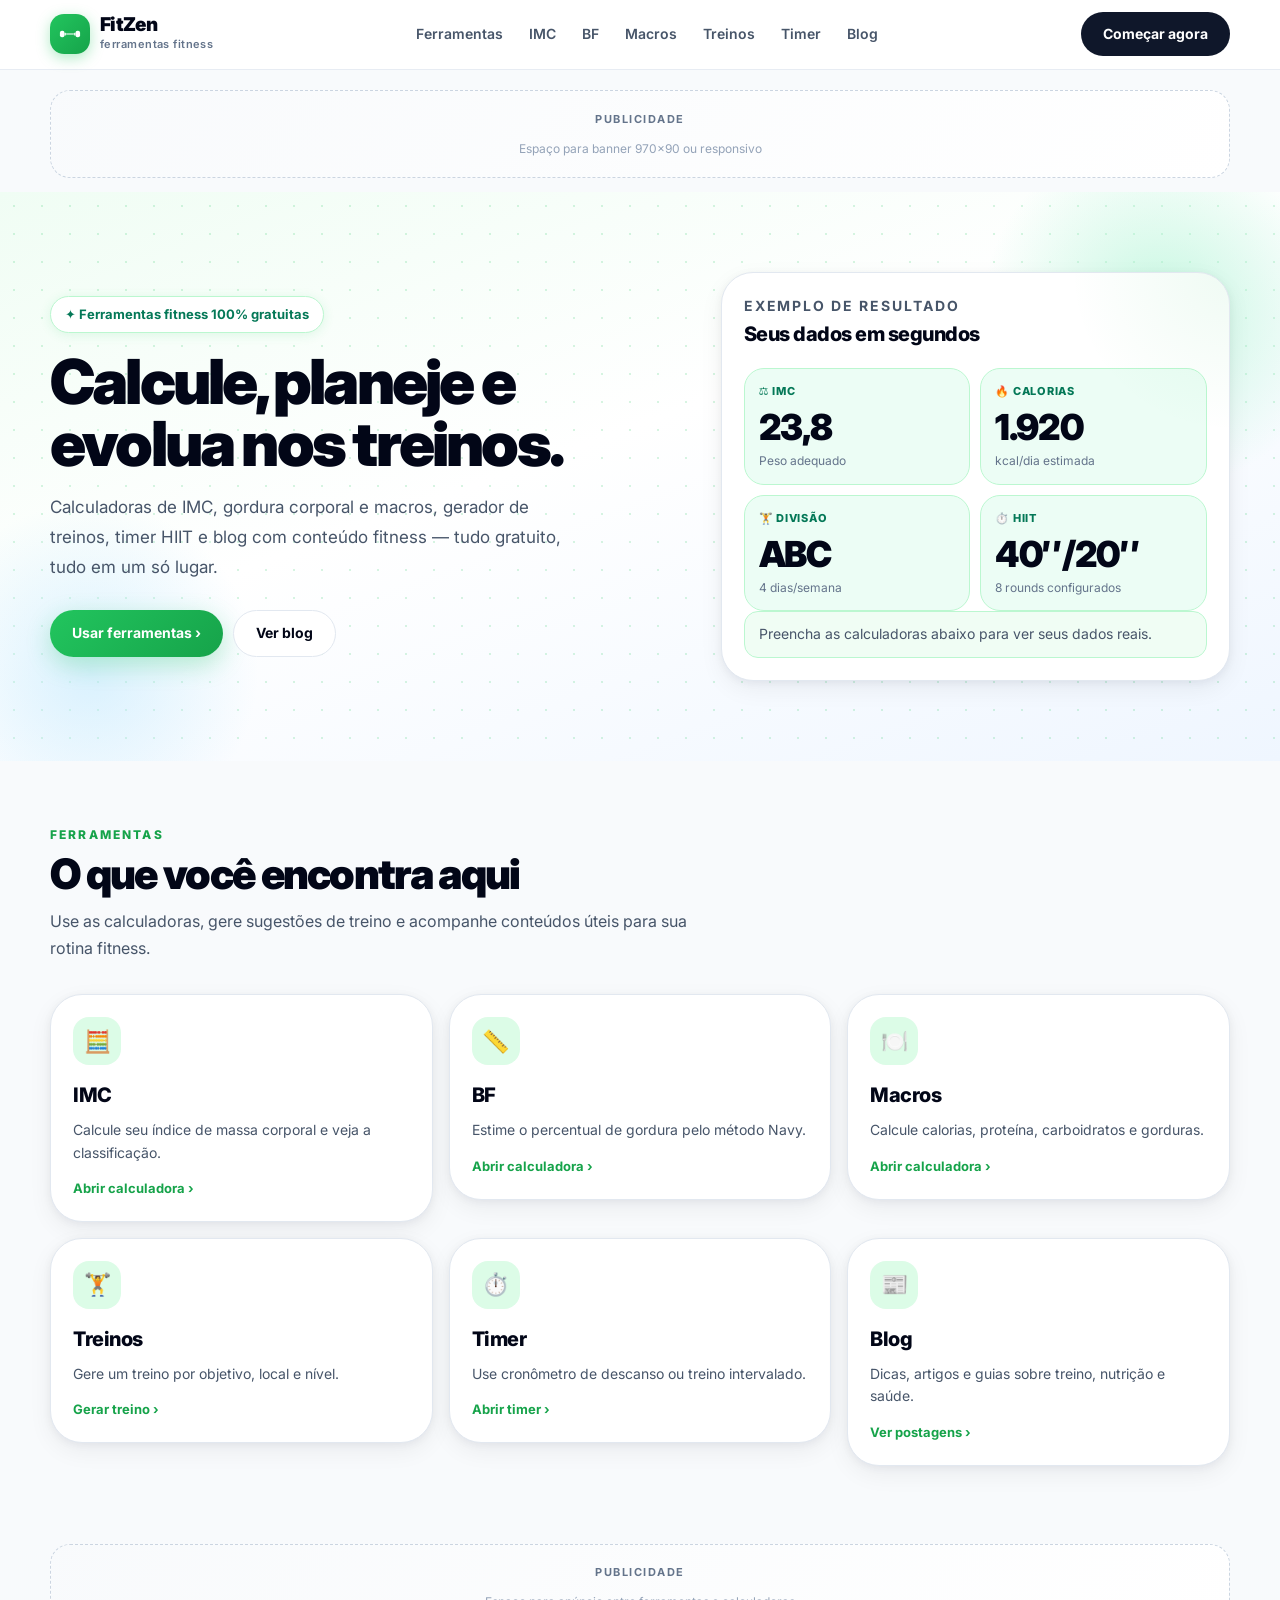
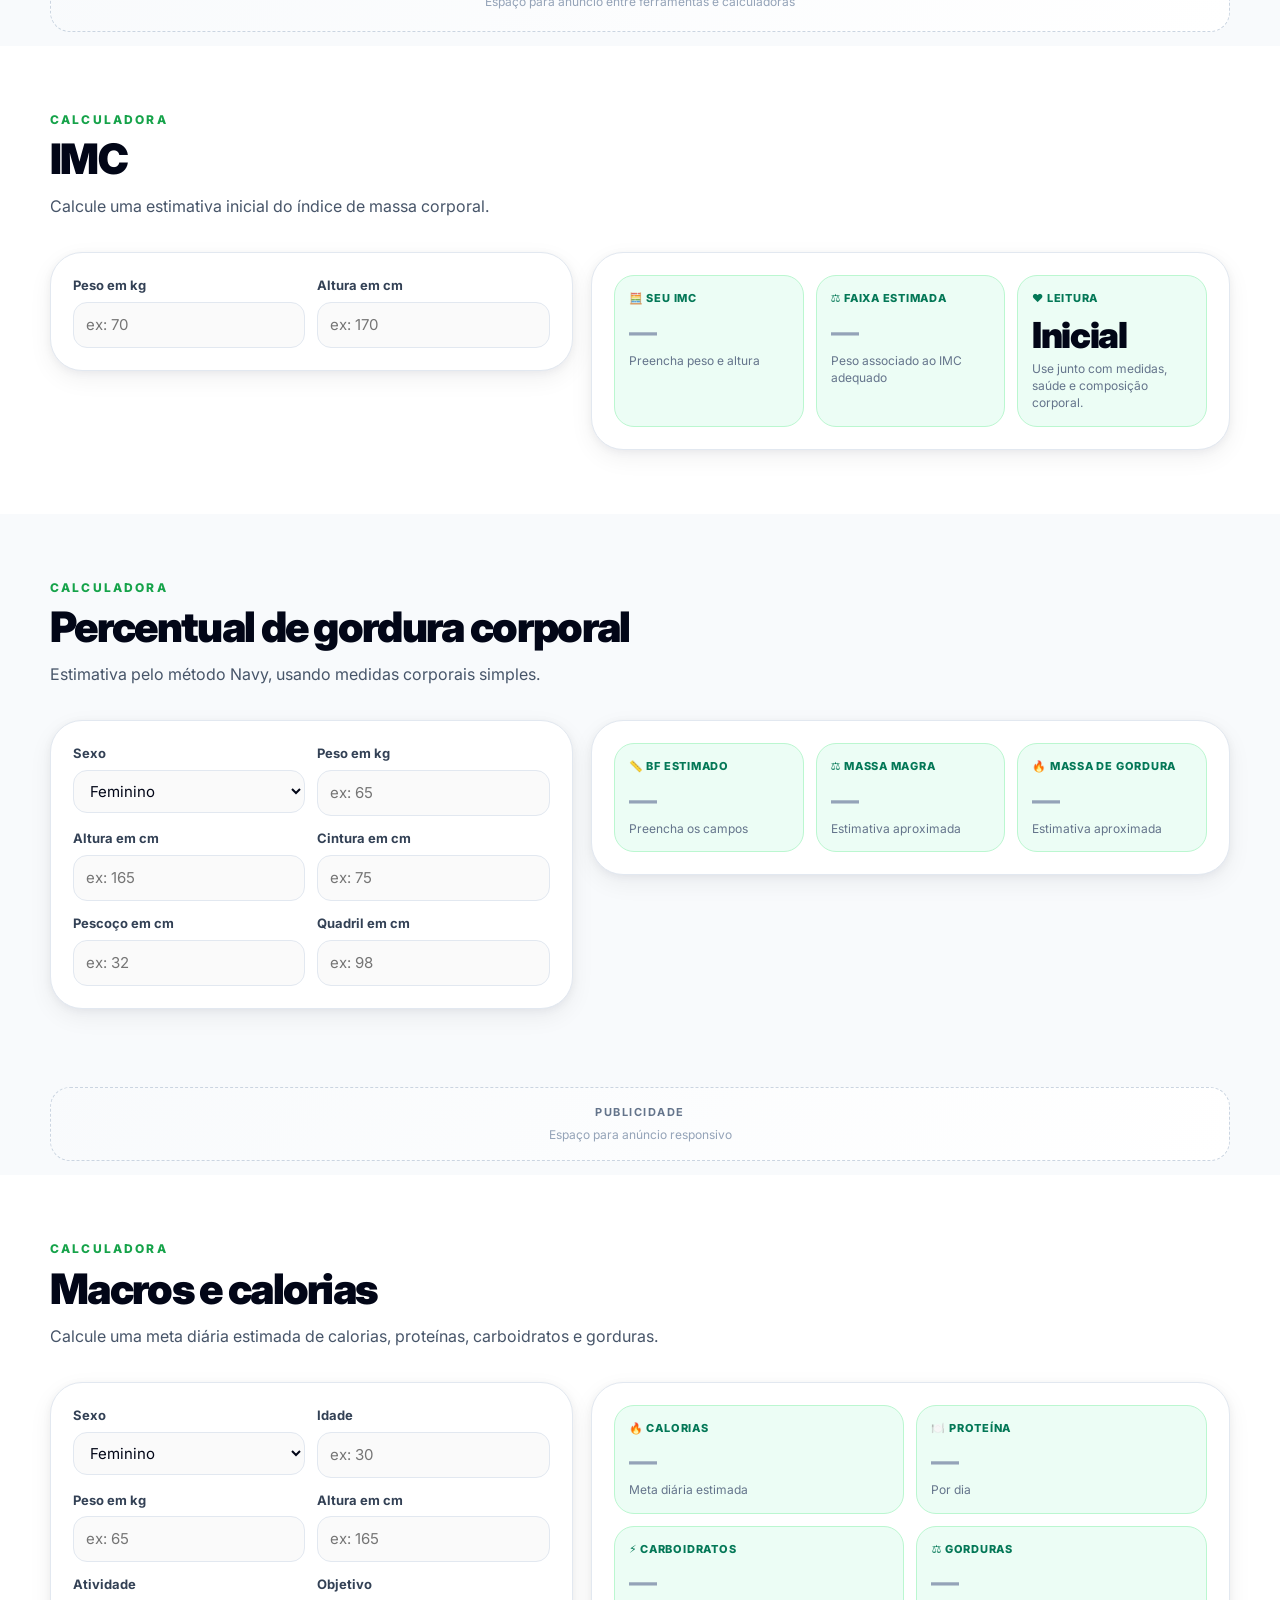
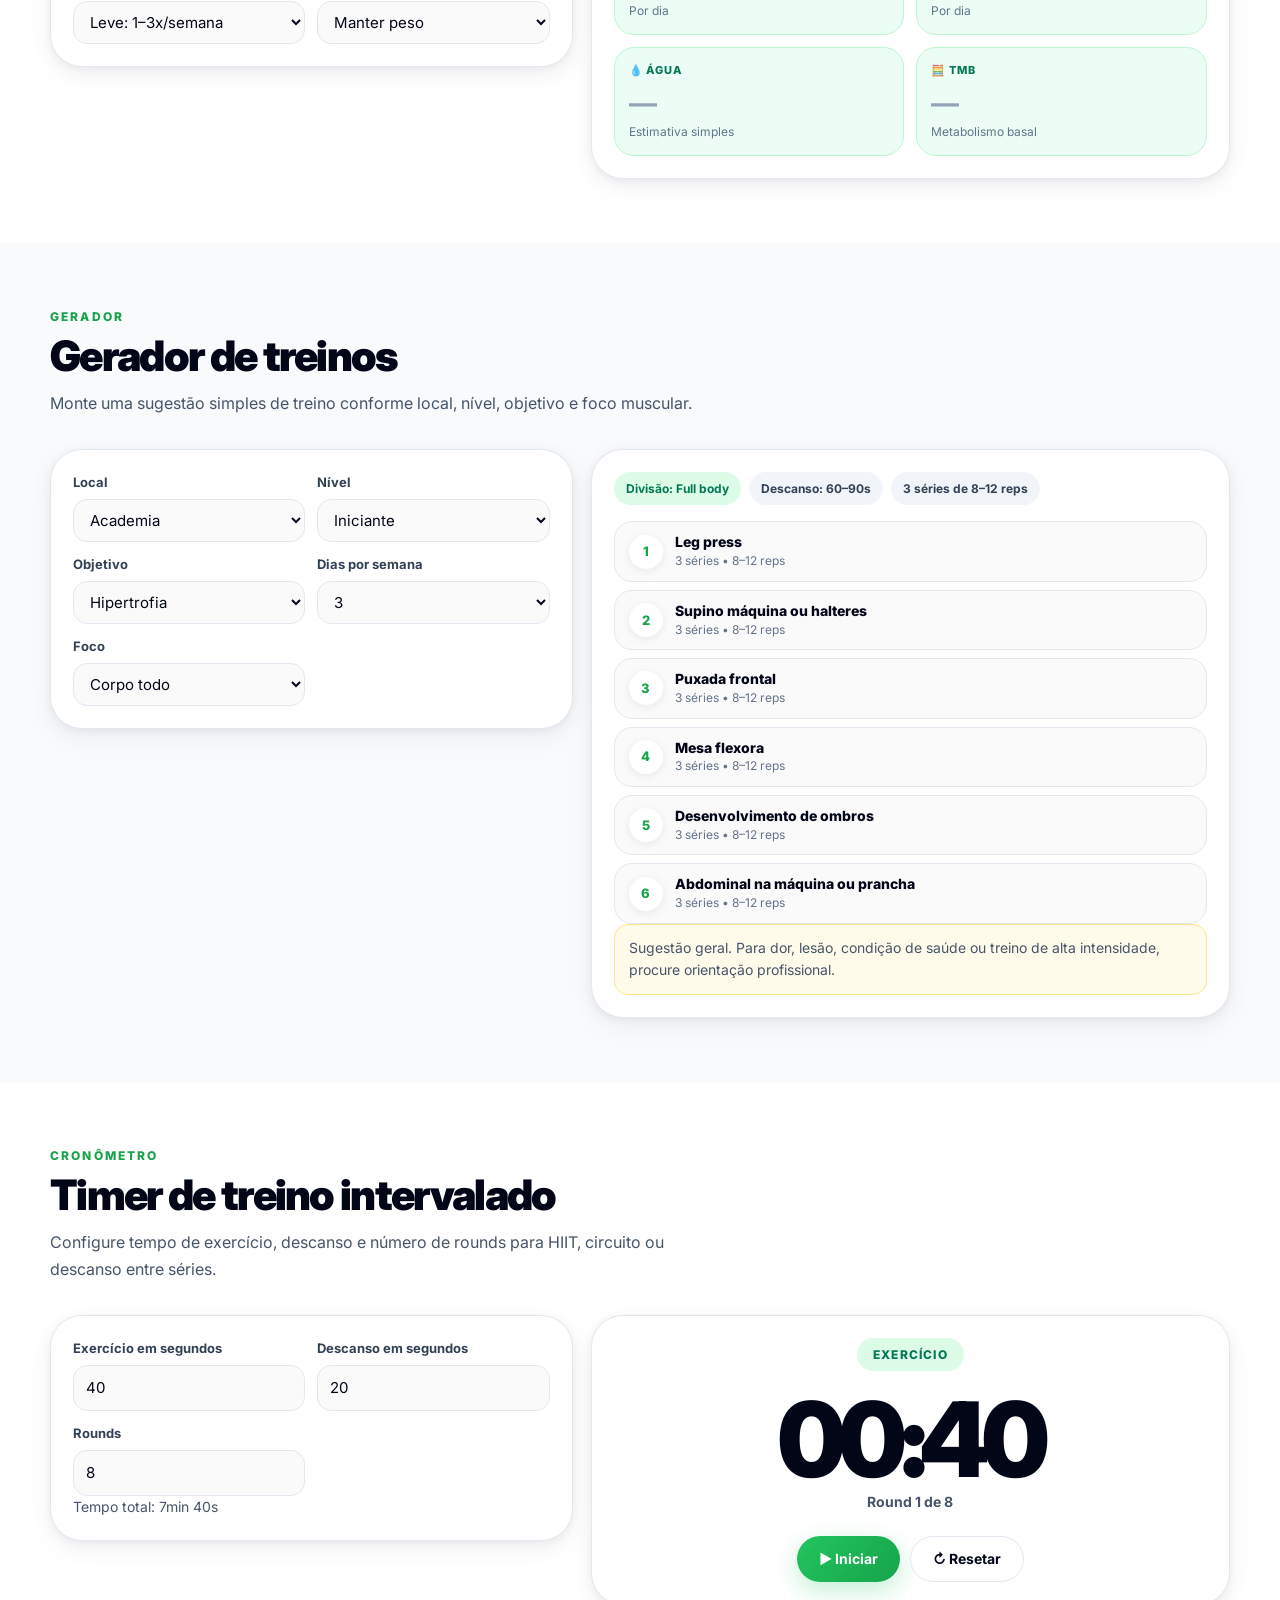
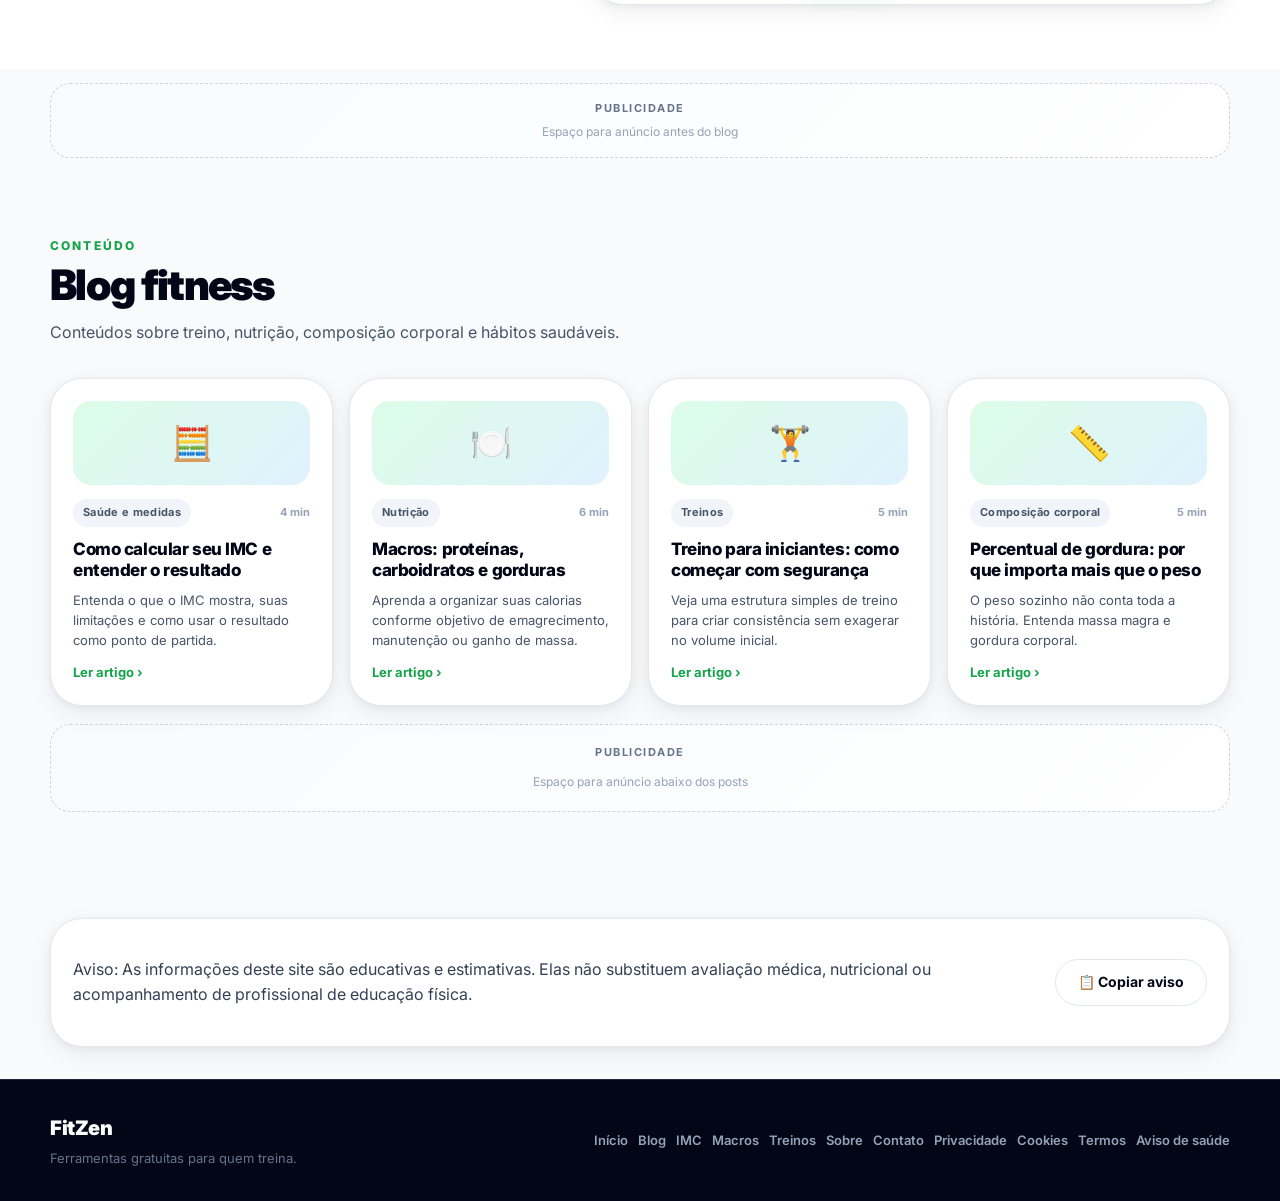
<file: index.html>
<!DOCTYPE html>
<html lang="pt-BR">
<head>
  <meta charset="UTF-8" />
  <meta name="viewport" content="width=device-width, initial-scale=1.0" />
  <meta name="theme-color" content="#22c55e" />
  <meta name="description" content="FitZen — calculadoras de IMC, gordura corporal, macros, gerador de treinos, timer e blog fitness. Tudo gratuito." />
  <link rel="manifest" href="./manifest.webmanifest" />
  <link rel="preconnect" href="https://fonts.googleapis.com">
  <link rel="preconnect" href="https://fonts.gstatic.com" crossorigin>
  <link href="https://fonts.googleapis.com/css2?family=Inter:wght@400;500;600;700;800;900&display=swap" rel="stylesheet">
  <link rel="stylesheet" href="./style.css" />
  <title>FitZen — Ferramentas gratuitas para quem treina</title>

<!--
COMO TROCAR OS ESPAÇOS DE PUBLICIDADE POR ADSENSE:
Depois da aprovação no Google AdSense, substitua o conteúdo de cada <div class="ad-slot"> por um bloco <ins class="adsbygoogle"> fornecido pelo AdSense.
Mantenha a div externa se quiser preservar o layout.
-->

</head>
<body>
  <header class="header">
    <div class="container header-inner">
      <a href="#inicio" class="logo">
        <div class="logo-icon">
          <svg width="22" height="22" viewBox="0 0 24 24" fill="none" aria-hidden="true">
            <rect x="1" y="8.5" width="5" height="7" rx="2.2" fill="white"/>
            <rect x="6" y="10.5" width="2" height="3" rx="1" fill="rgba(255,255,255,0.85)"/>
            <rect x="8" y="11.25" width="8" height="1.5" rx="0.75" fill="rgba(255,255,255,0.7)"/>
            <rect x="16" y="10.5" width="2" height="3" rx="1" fill="rgba(255,255,255,0.85)"/>
            <rect x="18" y="8.5" width="5" height="7" rx="2.2" fill="white"/>
          </svg>
        </div>
        <div>
          <p class="logo-title">FitZen</p>
          <p class="logo-subtitle">ferramentas fitness</p>
        </div>
      </a>

      <nav class="nav">
        <a href="#ferramentas">Ferramentas</a>
        <a href="#imc">IMC</a>
        <a href="#bf">BF</a>
        <a href="#macros">Macros</a>
        <a href="#treinos">Treinos</a>
        <a href="#timer">Timer</a>
        <a href="#blog">Blog</a>
      </nav>

      <a href="#imc" class="dark-button">Começar agora</a>
      <button id="menuBtn" class="mobile-button">☰</button>
    </div>

    <div id="mobileNav" class="mobile-nav">
      <a href="#ferramentas">Ferramentas</a>
      <a href="#imc">IMC</a>
      <a href="#bf">BF</a>
      <a href="#macros">Macros</a>
      <a href="#treinos">Treinos</a>
      <a href="#timer">Timer</a>
      <a href="#blog">Blog</a>
    </div>
  </header>

  <main>
    <section class="ad-section ad-section-top" aria-label="Publicidade">
      <div class="container">
        <div class="ad-slot ad-slot-horizontal">
          <span>Publicidade</span>
          <small>Espaço para banner 970×90 ou responsivo</small>
        </div>
      </div>
    </section>
    <section id="inicio" class="hero">
      <div class="hero-glow-right"></div>
      <div class="hero-glow-left"></div>
      <div class="container hero-grid">
        <div>
          <div class="pill">✦ Ferramentas fitness 100% gratuitas</div>
          <h1>Calcule, planeje e<br>evolua nos treinos.</h1>
          <p class="hero-text">
            Calculadoras de IMC, gordura corporal e macros, gerador de treinos, timer HIIT e blog com conteúdo fitness — tudo gratuito, tudo em um só lugar.
          </p>
          <div class="hero-actions">
            <a href="#ferramentas" class="primary-button">Usar ferramentas ›</a>
            <a href="#blog" class="secondary-button">Ver blog</a>
          </div>
        </div>

        <div class="card hero-card">
          <p class="card-tag">Exemplo de resultado</p>
          <h3>Seus dados em segundos</h3>
          <div class="summary-grid">
            <div class="result-box"><div class="result-title">⚖️ IMC</div><div class="result-value">23,8</div><p class="result-note">Peso adequado</p></div>
            <div class="result-box"><div class="result-title">🔥 Calorias</div><div class="result-value">1.920</div><p class="result-note">kcal/dia estimada</p></div>
            <div class="result-box"><div class="result-title">🏋️ Divisão</div><div class="result-value">ABC</div><p class="result-note">4 dias/semana</p></div>
            <div class="result-box"><div class="result-title">⏱️ HIIT</div><div class="result-value">40″/20″</div><p class="result-note">8 rounds configurados</p></div>
          </div>
          <p class="hero-card-note">Preencha as calculadoras abaixo para ver seus dados reais.</p>
        </div>
      </div>
    </section>

    <section id="ferramentas" class="section">
      <div class="container">
        <div class="section-header">
          <p class="eyebrow">Ferramentas</p>
          <h2>O que você encontra aqui</h2>
          <p class="section-subtitle">Use as calculadoras, gere sugestões de treino e acompanhe conteúdos úteis para sua rotina fitness.</p>
        </div>

        <div class="tools-grid">
          <a href="#imc" class="card tool-card tool-link" aria-label="Abrir calculadora de IMC">
            <div class="icon-circle">🧮</div>
            <h3>IMC</h3>
            <p>Calcule seu índice de massa corporal e veja a classificação.</p>
            <span class="card-action">Abrir calculadora ›</span>
          </a>

          <a href="#bf" class="card tool-card tool-link" aria-label="Abrir calculadora de BF">
            <div class="icon-circle">📏</div>
            <h3>BF</h3>
            <p>Estime o percentual de gordura pelo método Navy.</p>
            <span class="card-action">Abrir calculadora ›</span>
          </a>

          <a href="#macros" class="card tool-card tool-link" aria-label="Abrir calculadora de macros">
            <div class="icon-circle">🍽️</div>
            <h3>Macros</h3>
            <p>Calcule calorias, proteína, carboidratos e gorduras.</p>
            <span class="card-action">Abrir calculadora ›</span>
          </a>

          <a href="#treinos" class="card tool-card tool-link" aria-label="Abrir gerador de treinos">
            <div class="icon-circle">🏋️</div>
            <h3>Treinos</h3>
            <p>Gere um treino por objetivo, local e nível.</p>
            <span class="card-action">Gerar treino ›</span>
          </a>

          <a href="#timer" class="card tool-card tool-link" aria-label="Abrir timer">
            <div class="icon-circle">⏱️</div>
            <h3>Timer</h3>
            <p>Use cronômetro de descanso ou treino intervalado.</p>
            <span class="card-action">Abrir timer ›</span>
          </a>

          <a href="#blog" class="card tool-card tool-link" aria-label="Ver postagens do blog">
            <div class="icon-circle">📰</div>
            <h3>Blog</h3>
            <p>Dicas, artigos e guias sobre treino, nutrição e saúde.</p>
            <span class="card-action">Ver postagens ›</span>
          </a>
        </div>
      </div>
    </section>

    <section class="ad-section" aria-label="Publicidade">
      <div class="container">
        <div class="ad-slot ad-slot-horizontal">
          <span>Publicidade</span>
          <small>Espaço para anúncio entre ferramentas e calculadoras</small>
        </div>
      </div>
    </section>

    <section id="imc" class="section">
      <div class="container">
        <div class="section-header">
          <p class="eyebrow">Calculadora</p>
          <h2>IMC</h2>
          <p class="section-subtitle">Calcule uma estimativa inicial do índice de massa corporal.</p>
        </div>

        <div class="calculator-grid">
          <div class="card">
            <div class="form-grid">
              <label class="field"><span>Peso em kg</span><input id="imcPeso" type="number" placeholder="ex: 70" step="0.1" min="1"></label>
              <label class="field"><span>Altura em cm</span><input id="imcAltura" type="number" placeholder="ex: 170" step="1" min="1"></label>
            </div>
          </div>

          <div class="card">
            <div class="results-grid">
              <div class="result-box"><div class="result-title">🧮 Seu IMC</div><div id="imcValor" class="result-value">-</div><p id="imcClasse" class="result-note">-</p></div>
              <div class="result-box"><div class="result-title">⚖️ Faixa estimada</div><div id="imcFaixa" class="result-value">-</div><p class="result-note">Peso associado ao IMC adequado</p></div>
              <div class="result-box"><div class="result-title">❤️ Leitura</div><div class="result-value">Inicial</div><p class="result-note">Use junto com medidas, saúde e composição corporal.</p></div>
            </div>
          </div>
        </div>
      </div>
    </section>

    <section id="bf" class="section">
      <div class="container">
        <div class="section-header">
          <p class="eyebrow">Calculadora</p>
          <h2>Percentual de gordura corporal</h2>
          <p class="section-subtitle">Estimativa pelo método Navy, usando medidas corporais simples.</p>
        </div>

        <div class="calculator-grid">
          <div class="card">
            <div class="form-grid">
              <label class="field"><span>Sexo</span><select id="bfSexo"><option value="feminino">Feminino</option><option value="masculino">Masculino</option></select></label>
              <label class="field"><span>Peso em kg</span><input id="bfPeso" type="number" placeholder="ex: 65" min="1"></label>
              <label class="field"><span>Altura em cm</span><input id="bfAltura" type="number" placeholder="ex: 165" min="1"></label>
              <label class="field"><span>Cintura em cm</span><input id="bfCintura" type="number" placeholder="ex: 75" min="1"></label>
              <label class="field"><span>Pescoço em cm</span><input id="bfPescoco" type="number" placeholder="ex: 32" min="1"></label>
              <label id="quadrilWrap" class="field"><span>Quadril em cm</span><input id="bfQuadril" type="number" placeholder="ex: 98" min="1"></label>
            </div>
          </div>

          <div class="card">
            <div class="results-grid">
              <div class="result-box"><div class="result-title">📏 BF estimado</div><div id="bfValor" class="result-value">-</div><p id="bfClasse" class="result-note">-</p></div>
              <div class="result-box"><div class="result-title">⚖️ Massa magra</div><div id="bfMagra" class="result-value">-</div><p class="result-note">Estimativa aproximada</p></div>
              <div class="result-box"><div class="result-title">🔥 Massa de gordura</div><div id="bfGordura" class="result-value">-</div><p class="result-note">Estimativa aproximada</p></div>
            </div>
          </div>
        </div>
      </div>
    </section>

    <section class="ad-section" aria-label="Publicidade">
      <div class="container">
        <div class="ad-slot ad-slot-horizontal compact">
          <span>Publicidade</span>
          <small>Espaço para anúncio responsivo</small>
        </div>
      </div>
    </section>

    <section id="macros" class="section">
      <div class="container">
        <div class="section-header">
          <p class="eyebrow">Calculadora</p>
          <h2>Macros e calorias</h2>
          <p class="section-subtitle">Calcule uma meta diária estimada de calorias, proteínas, carboidratos e gorduras.</p>
        </div>

        <div class="calculator-grid">
          <div class="card">
            <div class="form-grid">
              <label class="field"><span>Sexo</span><select id="macroSexo"><option value="feminino">Feminino</option><option value="masculino">Masculino</option></select></label>
              <label class="field"><span>Idade</span><input id="macroIdade" type="number" placeholder="ex: 30" min="1"></label>
              <label class="field"><span>Peso em kg</span><input id="macroPeso" type="number" placeholder="ex: 65" min="1"></label>
              <label class="field"><span>Altura em cm</span><input id="macroAltura" type="number" placeholder="ex: 165" min="1"></label>
              <label class="field"><span>Atividade</span><select id="macroAtividade"><option value="1.2">Sedentário</option><option value="1.375" selected>Leve: 1–3x/semana</option><option value="1.55">Moderado: 3–5x/semana</option><option value="1.725">Intenso: 6–7x/semana</option></select></label>
              <label class="field"><span>Objetivo</span><select id="macroObjetivo"><option value="emagrecer">Emagrecer</option><option value="manter" selected>Manter peso</option><option value="ganhar">Ganhar massa</option></select></label>
            </div>
          </div>

          <div class="card">
            <div class="results-grid two">
              <div class="result-box"><div class="result-title">🔥 Calorias</div><div id="macroCalorias" class="result-value">-</div><p class="result-note">Meta diária estimada</p></div>
              <div class="result-box"><div class="result-title">🍽️ Proteína</div><div id="macroProteina" class="result-value">-</div><p class="result-note">Por dia</p></div>
              <div class="result-box"><div class="result-title">⚡ Carboidratos</div><div id="macroCarbo" class="result-value">-</div><p class="result-note">Por dia</p></div>
              <div class="result-box"><div class="result-title">⚖️ Gorduras</div><div id="macroGordura" class="result-value">-</div><p class="result-note">Por dia</p></div>
              <div class="result-box"><div class="result-title">💧 Água</div><div id="macroAgua" class="result-value">-</div><p class="result-note">Estimativa simples</p></div>
              <div class="result-box"><div class="result-title">🧮 TMB</div><div id="macroTmb" class="result-value">-</div><p class="result-note">Metabolismo basal</p></div>
            </div>
          </div>
        </div>
      </div>
    </section>

    <section id="treinos" class="section">
      <div class="container">
        <div class="section-header">
          <p class="eyebrow">Gerador</p>
          <h2>Gerador de treinos</h2>
          <p class="section-subtitle">Monte uma sugestão simples de treino conforme local, nível, objetivo e foco muscular.</p>
        </div>

        <div class="calculator-grid">
          <div class="card">
            <div class="form-grid">
              <label class="field"><span>Local</span><select id="treinoLocal"><option value="academia">Academia</option><option value="casa">Casa</option></select></label>
              <label class="field"><span>Nível</span><select id="treinoNivel"><option value="iniciante">Iniciante</option><option value="intermediario">Intermediário</option><option value="avancado">Avançado</option></select></label>
              <label class="field"><span>Objetivo</span><select id="treinoObjetivo"><option value="hipertrofia">Hipertrofia</option><option value="emagrecimento">Emagrecimento</option><option value="forca">Força</option></select></label>
              <label class="field"><span>Dias por semana</span><select id="treinoDias"><option>2</option><option selected>3</option><option>4</option><option>5</option><option>6</option></select></label>
              <label class="field"><span>Foco</span><select id="treinoFoco"><option value="fullbody">Corpo todo</option><option value="pernas">Pernas e glúteos</option><option value="superiores">Superiores</option></select></label>
            </div>
          </div>

          <div class="card">
            <div class="workout-meta">
              <span id="treinoDivisao" class="meta-pill green">Divisão: Full body</span>
              <span id="treinoDescanso" class="meta-pill">Descanso: 60–90s</span>
              <span id="treinoSeries" class="meta-pill">3 séries de 8–12 reps</span>
            </div>

            <div id="treinoLista" class="exercise-list"></div>

            <p class="warning">
              Sugestão geral. Para dor, lesão, condição de saúde ou treino de alta intensidade, procure orientação profissional.
            </p>
          </div>
        </div>
      </div>
    </section>

    <section id="timer" class="section">
      <div class="container">
        <div class="section-header">
          <p class="eyebrow">Cronômetro</p>
          <h2>Timer de treino intervalado</h2>
          <p class="section-subtitle">Configure tempo de exercício, descanso e número de rounds para HIIT, circuito ou descanso entre séries.</p>
        </div>

        <div class="calculator-grid">
          <div class="card">
            <div class="form-grid">
              <label class="field"><span>Exercício em segundos</span><input id="timerWork" type="number" value="40"></label>
              <label class="field"><span>Descanso em segundos</span><input id="timerRest" type="number" value="20"></label>
              <label class="field"><span>Rounds</span><input id="timerRounds" type="number" value="8"></label>
            </div>
            <p id="timerTotal">Tempo total aproximado: -</p>
          </div>

          <div class="card timer-card">
            <div id="timerPhase" class="phase-pill work">Exercício</div>
            <div id="timerNumber" class="timer-number">00:40</div>
            <p id="timerRound" class="timer-round">Round 1 de 8</p>

            <div class="timer-actions">
              <button id="timerStart" class="primary-button">▶ Iniciar</button>
              <button id="timerReset" class="secondary-button">↻ Resetar</button>
            </div>
          </div>
        </div>
      </div>
    </section>

    <section class="ad-section" aria-label="Publicidade">
      <div class="container">
        <div class="ad-slot ad-slot-horizontal compact">
          <span>Publicidade</span>
          <small>Espaço para anúncio antes do blog</small>
        </div>
      </div>
    </section>

    <section id="blog" class="section">
      <div class="container">
        <div class="section-header">
          <p class="eyebrow">Conteúdo</p>
          <h2>Blog fitness</h2>
          <p class="section-subtitle">Conteúdos sobre treino, nutrição, composição corporal e hábitos saudáveis.</p>
        </div>

        <div id="blogGrid" class="blog-grid"></div>

        <div class="ad-slot ad-slot-horizontal blog-ad">
          <span>Publicidade</span>
          <small>Espaço para anúncio abaixo dos posts</small>
        </div>
      </div>
    </section>

    <section class="section" style="padding-top:24px;padding-bottom:32px;">
      <div class="container">
        <div class="card policy-card">
          <div class="policy-row">
            <p id="policyText">Aviso: As informações deste site são educativas e estimativas. Elas não substituem avaliação médica, nutricional ou acompanhamento de profissional de educação física.</p>
            <button id="copyPolicy" class="secondary-button">📋 Copiar aviso</button>
          </div>
        </div>
      </div>
    </section>
  </main>

  <footer class="footer">
    <div class="container footer-inner">
      <div>
        <p class="footer-title">FitZen</p>
        <p class="footer-subtitle">Ferramentas gratuitas para quem treina.</p>
      </div>

      <div class="footer-links">
        <a href="#inicio">Início</a>
        <a href="#blog">Blog</a>
        <a href="#imc">IMC</a>
        <a href="#macros">Macros</a>
        <a href="#treinos">Treinos</a>
        <a href="./sobre.html">Sobre</a>
        <a href="./contato.html">Contato</a>
        <a href="./politica-privacidade.html">Privacidade</a>
        <a href="./politica-cookies.html">Cookies</a>
        <a href="./termos.html">Termos</a>
        <a href="./aviso-saude.html">Aviso de saúde</a>
      </div>
    </div>
  </footer>

  <script src="./data/posts.js"></script>
  <script src="./script.js"></script>
</body>
</html>
</file>
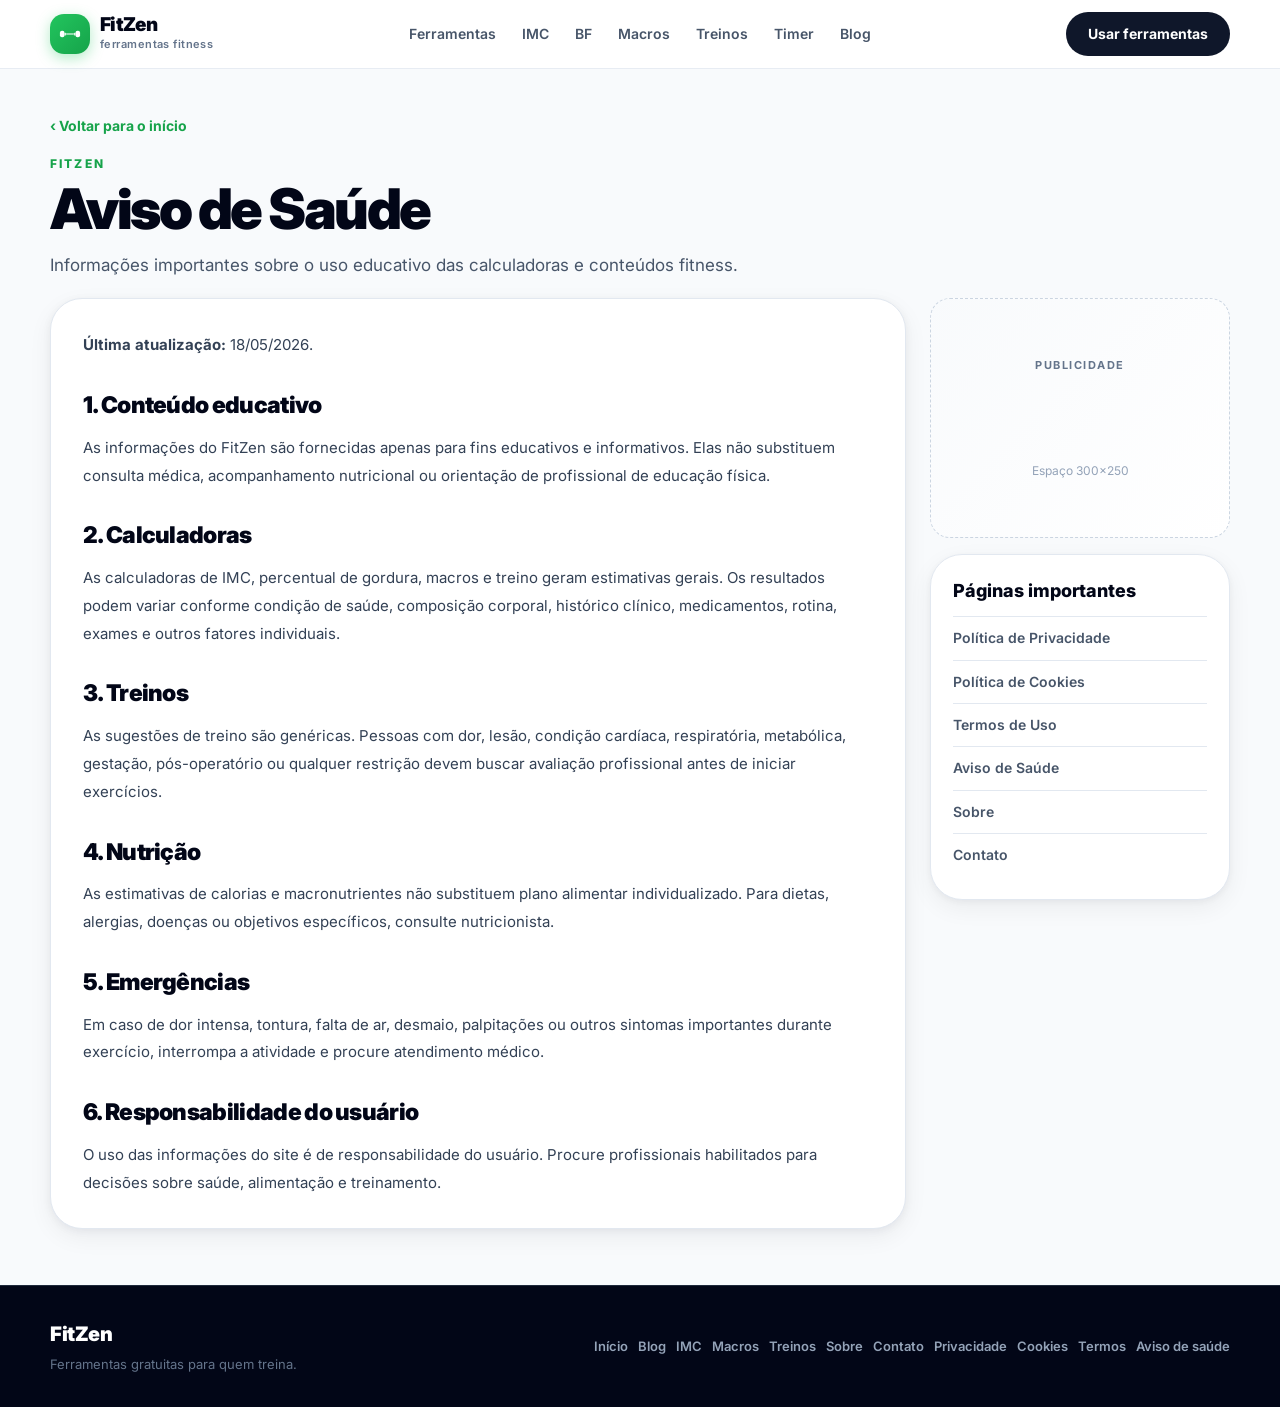
<file: aviso-saude.html>
<!DOCTYPE html>
<html lang="pt-BR">
<head>
  <meta charset="UTF-8" />
  <meta name="viewport" content="width=device-width, initial-scale=1.0" />
  <meta name="theme-color" content="#22c55e" />
  <meta name="description" content="Informações importantes sobre o uso educativo das calculadoras e conteúdos fitness." />
  <link rel="manifest" href="./manifest.webmanifest" />
  <link rel="preconnect" href="https://fonts.googleapis.com">
  <link rel="preconnect" href="https://fonts.gstatic.com" crossorigin>
  <link href="https://fonts.googleapis.com/css2?family=Inter:wght@400;500;600;700;800;900&display=swap" rel="stylesheet">
  <link rel="stylesheet" href="./style.css" />
  <title>Aviso de Saúde — FitZen</title>
</head>
<body>
  <header class="header">
    <div class="container header-inner">
      <a href="./index.html#inicio" class="logo">
        <div class="logo-icon">
          <svg width="22" height="22" viewBox="0 0 24 24" fill="none" aria-hidden="true">
            <rect x="1" y="8.5" width="5" height="7" rx="2.2" fill="white"/>
            <rect x="6" y="10.5" width="2" height="3" rx="1" fill="rgba(255,255,255,0.85)"/>
            <rect x="8" y="11.25" width="8" height="1.5" rx="0.75" fill="rgba(255,255,255,0.7)"/>
            <rect x="16" y="10.5" width="2" height="3" rx="1" fill="rgba(255,255,255,0.85)"/>
            <rect x="18" y="8.5" width="5" height="7" rx="2.2" fill="white"/>
          </svg>
        </div>
        <div>
          <p class="logo-title">FitZen</p>
          <p class="logo-subtitle">ferramentas fitness</p>
        </div>
      </a>

      <nav class="nav">
        <a href="./index.html#ferramentas">Ferramentas</a>
        <a href="./index.html#imc">IMC</a>
        <a href="./index.html#bf">BF</a>
        <a href="./index.html#macros">Macros</a>
        <a href="./index.html#treinos">Treinos</a>
        <a href="./index.html#timer">Timer</a>
        <a href="./index.html#blog">Blog</a>
      </nav>

      <a href="./index.html#imc" class="dark-button">Usar ferramentas</a>
    </div>
  </header>

  <main class="legal-page">
    <section class="legal-hero">
      <div class="container">
        <a href="./index.html" class="back-link">‹ Voltar para o início</a>
        <p class="eyebrow">FitZen</p>
        <h1>Aviso de Saúde</h1>
        <p>Informações importantes sobre o uso educativo das calculadoras e conteúdos fitness.</p>
      </div>
    </section>

    <section class="container legal-layout">
      <article class="card legal-content">
        
<p><strong>Última atualização:</strong> 18/05/2026.</p>

<h2>1. Conteúdo educativo</h2>
<p>As informações do FitZen são fornecidas apenas para fins educativos e informativos. Elas não substituem consulta médica, acompanhamento nutricional ou orientação de profissional de educação física.</p>

<h2>2. Calculadoras</h2>
<p>As calculadoras de IMC, percentual de gordura, macros e treino geram estimativas gerais. Os resultados podem variar conforme condição de saúde, composição corporal, histórico clínico, medicamentos, rotina, exames e outros fatores individuais.</p>

<h2>3. Treinos</h2>
<p>As sugestões de treino são genéricas. Pessoas com dor, lesão, condição cardíaca, respiratória, metabólica, gestação, pós-operatório ou qualquer restrição devem buscar avaliação profissional antes de iniciar exercícios.</p>

<h2>4. Nutrição</h2>
<p>As estimativas de calorias e macronutrientes não substituem plano alimentar individualizado. Para dietas, alergias, doenças ou objetivos específicos, consulte nutricionista.</p>

<h2>5. Emergências</h2>
<p>Em caso de dor intensa, tontura, falta de ar, desmaio, palpitações ou outros sintomas importantes durante exercício, interrompa a atividade e procure atendimento médico.</p>

<h2>6. Responsabilidade do usuário</h2>
<p>O uso das informações do site é de responsabilidade do usuário. Procure profissionais habilitados para decisões sobre saúde, alimentação e treinamento.</p>

      </article>

      <aside class="legal-sidebar">
        <div class="ad-slot ad-slot-square">
          <span>Publicidade</span>
          <small>Espaço 300×250</small>
        </div>
        <div class="card legal-nav">
          <h2>Páginas importantes</h2>
          <a href="./politica-privacidade.html">Política de Privacidade</a>
          <a href="./politica-cookies.html">Política de Cookies</a>
          <a href="./termos.html">Termos de Uso</a>
          <a href="./aviso-saude.html">Aviso de Saúde</a>
          <a href="./sobre.html">Sobre</a>
          <a href="./contato.html">Contato</a>
        </div>
      </aside>
    </section>
  </main>

  <footer class="footer">
    <div class="container footer-inner">
      <div>
        <p class="footer-title">FitZen</p>
        <p class="footer-subtitle">Ferramentas gratuitas para quem treina.</p>
      </div>

      <div class="footer-links">
        <a href="./index.html#inicio">Início</a>
        <a href="./index.html#blog">Blog</a>
        <a href="./index.html#imc">IMC</a>
        <a href="./index.html#macros">Macros</a>
        <a href="./index.html#treinos">Treinos</a>
        <a href="./sobre.html">Sobre</a>
        <a href="./contato.html">Contato</a>
        <a href="./politica-privacidade.html">Privacidade</a>
        <a href="./politica-cookies.html">Cookies</a>
        <a href="./termos.html">Termos</a>
        <a href="./aviso-saude.html">Aviso de saúde</a>
      </div>
    </div>
  </footer>
</body>
</html>
</file>
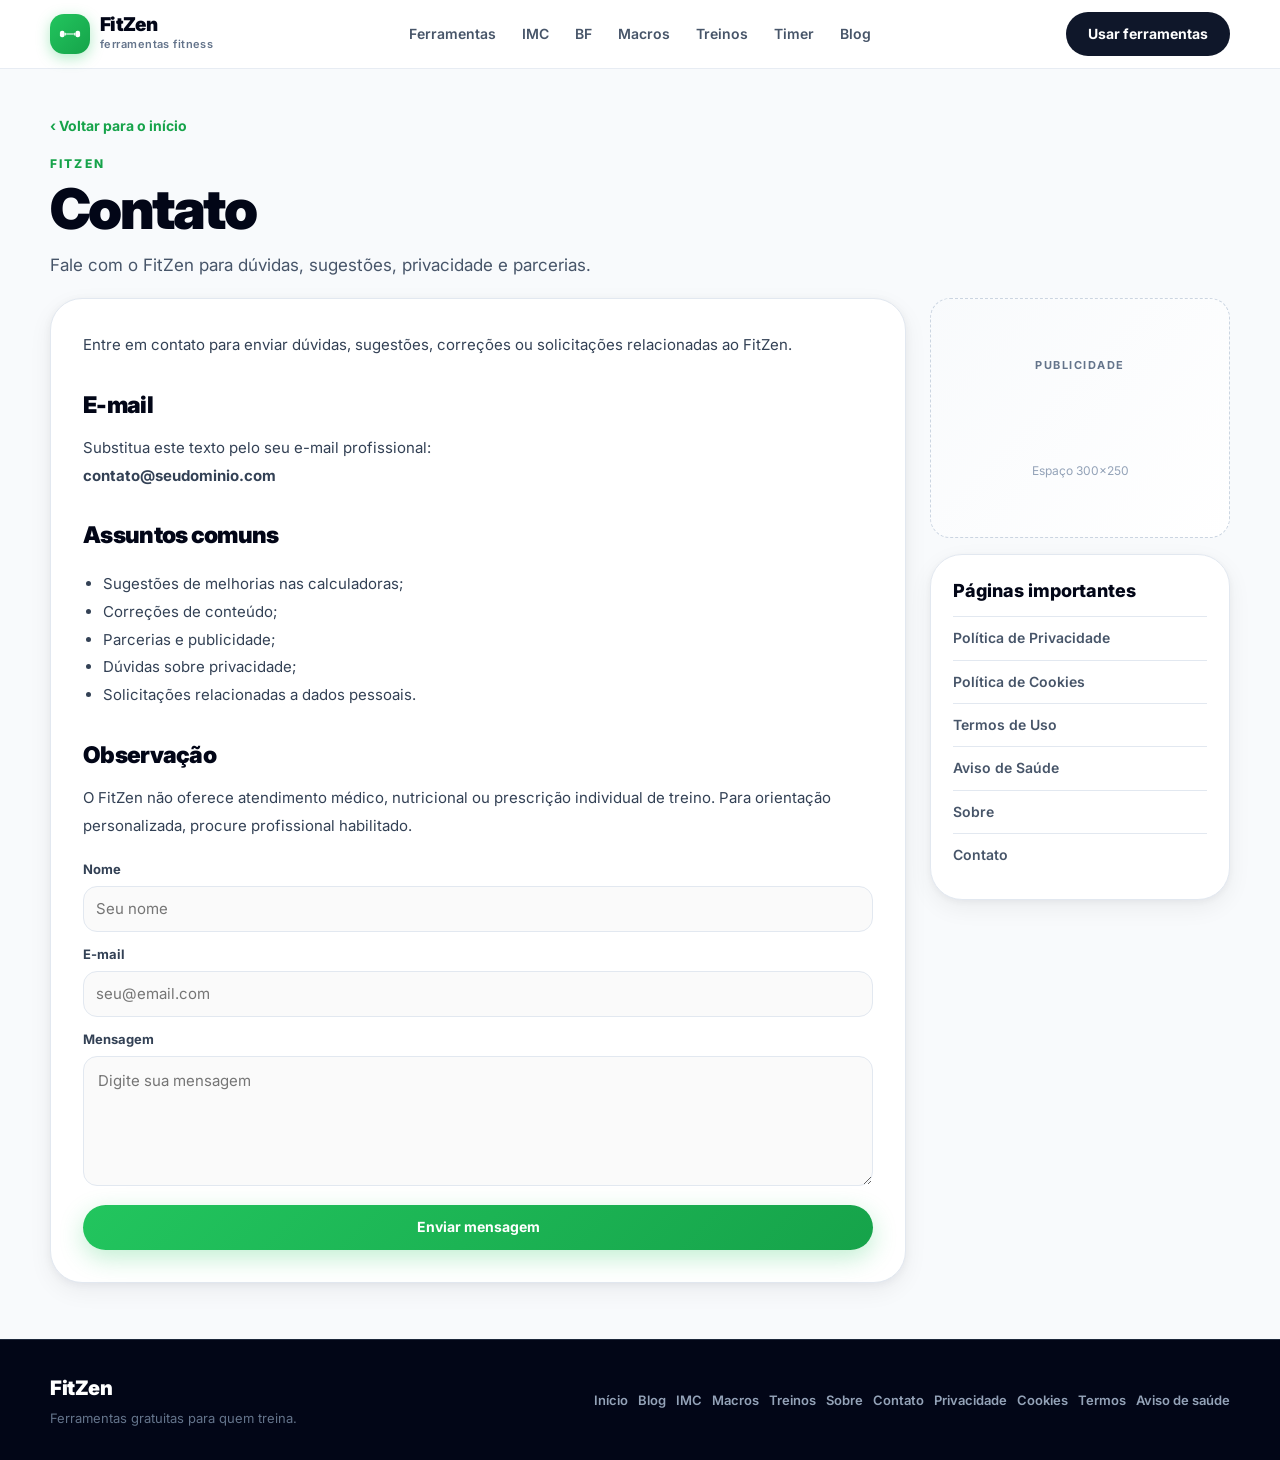
<file: contato.html>
<!DOCTYPE html>
<html lang="pt-BR">
<head>
  <meta charset="UTF-8" />
  <meta name="viewport" content="width=device-width, initial-scale=1.0" />
  <meta name="theme-color" content="#22c55e" />
  <meta name="description" content="Fale com o FitZen para dúvidas, sugestões, privacidade e parcerias." />
  <link rel="manifest" href="./manifest.webmanifest" />
  <link rel="preconnect" href="https://fonts.googleapis.com">
  <link rel="preconnect" href="https://fonts.gstatic.com" crossorigin>
  <link href="https://fonts.googleapis.com/css2?family=Inter:wght@400;500;600;700;800;900&display=swap" rel="stylesheet">
  <link rel="stylesheet" href="./style.css" />
  <title>Contato — FitZen</title>
</head>
<body>
  <header class="header">
    <div class="container header-inner">
      <a href="./index.html#inicio" class="logo">
        <div class="logo-icon">
          <svg width="22" height="22" viewBox="0 0 24 24" fill="none" aria-hidden="true">
            <rect x="1" y="8.5" width="5" height="7" rx="2.2" fill="white"/>
            <rect x="6" y="10.5" width="2" height="3" rx="1" fill="rgba(255,255,255,0.85)"/>
            <rect x="8" y="11.25" width="8" height="1.5" rx="0.75" fill="rgba(255,255,255,0.7)"/>
            <rect x="16" y="10.5" width="2" height="3" rx="1" fill="rgba(255,255,255,0.85)"/>
            <rect x="18" y="8.5" width="5" height="7" rx="2.2" fill="white"/>
          </svg>
        </div>
        <div>
          <p class="logo-title">FitZen</p>
          <p class="logo-subtitle">ferramentas fitness</p>
        </div>
      </a>

      <nav class="nav">
        <a href="./index.html#ferramentas">Ferramentas</a>
        <a href="./index.html#imc">IMC</a>
        <a href="./index.html#bf">BF</a>
        <a href="./index.html#macros">Macros</a>
        <a href="./index.html#treinos">Treinos</a>
        <a href="./index.html#timer">Timer</a>
        <a href="./index.html#blog">Blog</a>
      </nav>

      <a href="./index.html#imc" class="dark-button">Usar ferramentas</a>
    </div>
  </header>

  <main class="legal-page">
    <section class="legal-hero">
      <div class="container">
        <a href="./index.html" class="back-link">‹ Voltar para o início</a>
        <p class="eyebrow">FitZen</p>
        <h1>Contato</h1>
        <p>Fale com o FitZen para dúvidas, sugestões, privacidade e parcerias.</p>
      </div>
    </section>

    <section class="container legal-layout">
      <article class="card legal-content">
        
<p>Entre em contato para enviar dúvidas, sugestões, correções ou solicitações relacionadas ao FitZen.</p>

<h2>E-mail</h2>
<p>Substitua este texto pelo seu e-mail profissional:</p>
<p><strong>contato@seudominio.com</strong></p>

<h2>Assuntos comuns</h2>
<ul>
  <li>Sugestões de melhorias nas calculadoras;</li>
  <li>Correções de conteúdo;</li>
  <li>Parcerias e publicidade;</li>
  <li>Dúvidas sobre privacidade;</li>
  <li>Solicitações relacionadas a dados pessoais.</li>
</ul>

<h2>Observação</h2>
<p>O FitZen não oferece atendimento médico, nutricional ou prescrição individual de treino. Para orientação personalizada, procure profissional habilitado.</p>

<form class="contact-form" onsubmit="event.preventDefault(); alert('Configure este formulário com Formspree, Netlify Forms ou outro serviço antes de publicar.');">
  <label class="field">
    <span>Nome</span>
    <input type="text" placeholder="Seu nome">
  </label>
  <label class="field">
    <span>E-mail</span>
    <input type="email" placeholder="seu@email.com">
  </label>
  <label class="field">
    <span>Mensagem</span>
    <textarea placeholder="Digite sua mensagem"></textarea>
  </label>
  <button class="primary-button" type="submit">Enviar mensagem</button>
</form>

      </article>

      <aside class="legal-sidebar">
        <div class="ad-slot ad-slot-square">
          <span>Publicidade</span>
          <small>Espaço 300×250</small>
        </div>
        <div class="card legal-nav">
          <h2>Páginas importantes</h2>
          <a href="./politica-privacidade.html">Política de Privacidade</a>
          <a href="./politica-cookies.html">Política de Cookies</a>
          <a href="./termos.html">Termos de Uso</a>
          <a href="./aviso-saude.html">Aviso de Saúde</a>
          <a href="./sobre.html">Sobre</a>
          <a href="./contato.html">Contato</a>
        </div>
      </aside>
    </section>
  </main>

  <footer class="footer">
    <div class="container footer-inner">
      <div>
        <p class="footer-title">FitZen</p>
        <p class="footer-subtitle">Ferramentas gratuitas para quem treina.</p>
      </div>

      <div class="footer-links">
        <a href="./index.html#inicio">Início</a>
        <a href="./index.html#blog">Blog</a>
        <a href="./index.html#imc">IMC</a>
        <a href="./index.html#macros">Macros</a>
        <a href="./index.html#treinos">Treinos</a>
        <a href="./sobre.html">Sobre</a>
        <a href="./contato.html">Contato</a>
        <a href="./politica-privacidade.html">Privacidade</a>
        <a href="./politica-cookies.html">Cookies</a>
        <a href="./termos.html">Termos</a>
        <a href="./aviso-saude.html">Aviso de saúde</a>
      </div>
    </div>
  </footer>
</body>
</html>
</file>
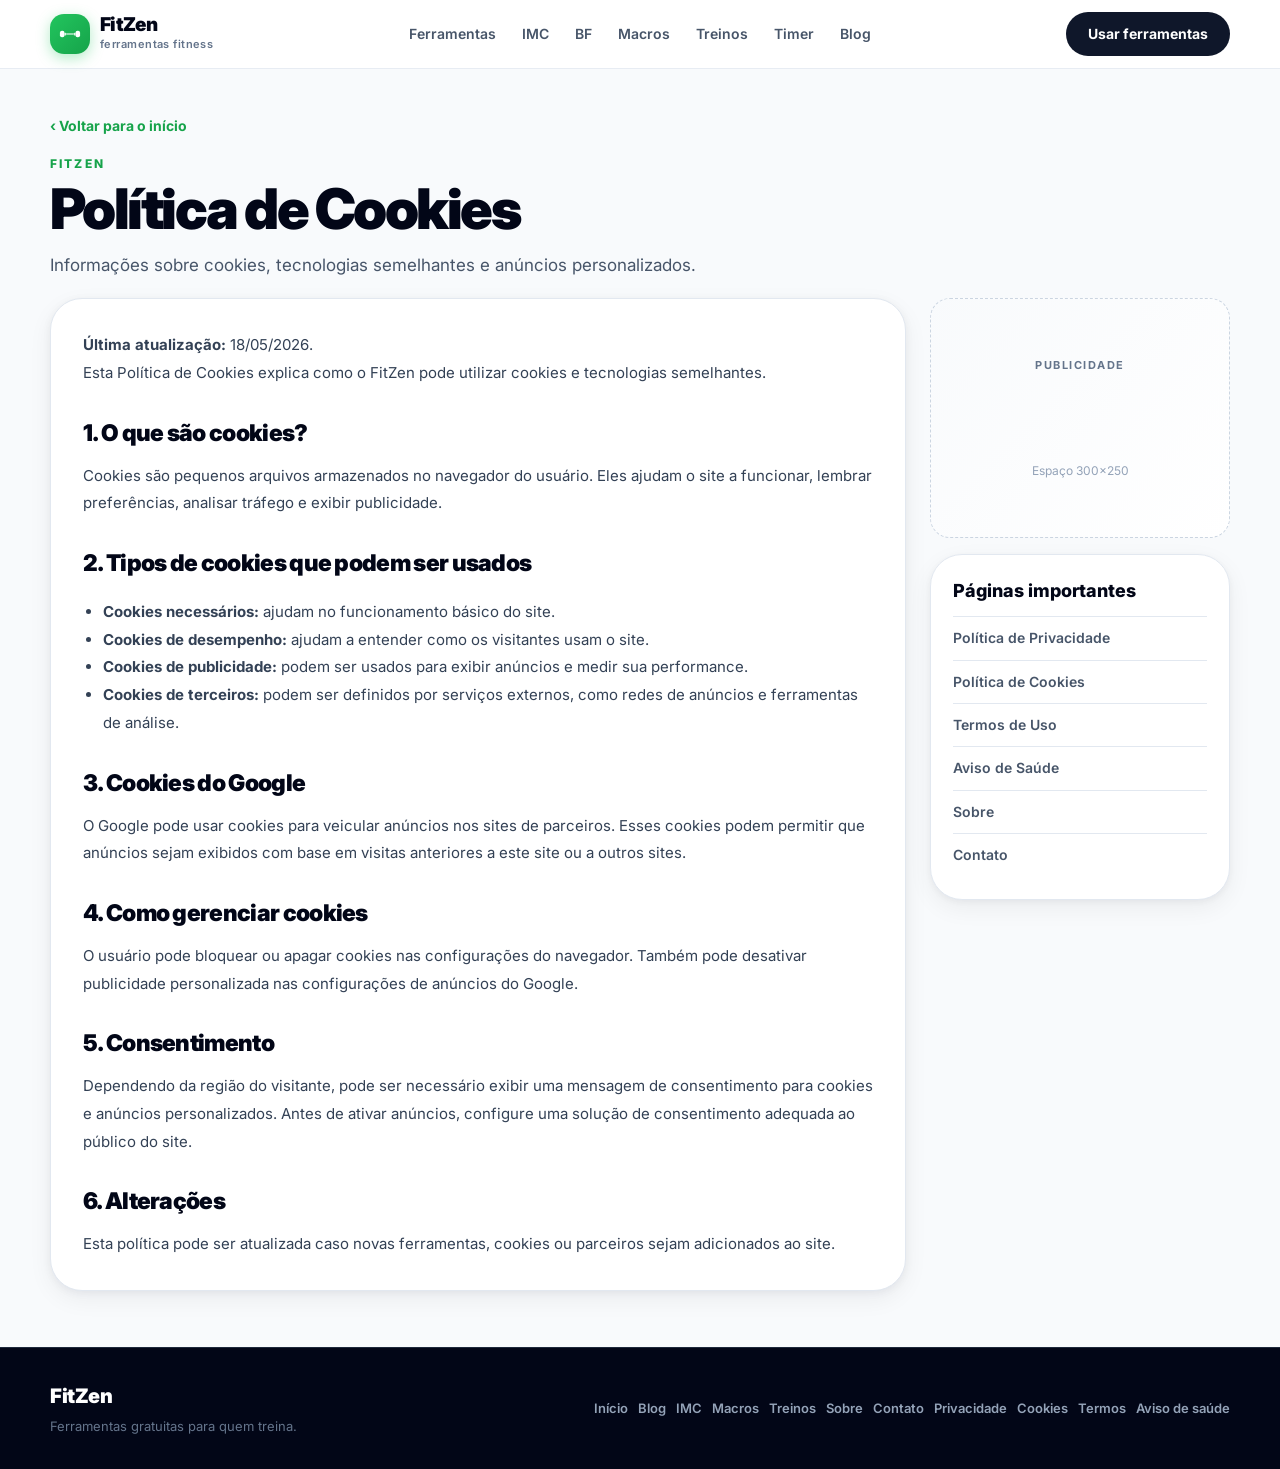
<file: politica-cookies.html>
<!DOCTYPE html>
<html lang="pt-BR">
<head>
  <meta charset="UTF-8" />
  <meta name="viewport" content="width=device-width, initial-scale=1.0" />
  <meta name="theme-color" content="#22c55e" />
  <meta name="description" content="Informações sobre cookies, tecnologias semelhantes e anúncios personalizados." />
  <link rel="manifest" href="./manifest.webmanifest" />
  <link rel="preconnect" href="https://fonts.googleapis.com">
  <link rel="preconnect" href="https://fonts.gstatic.com" crossorigin>
  <link href="https://fonts.googleapis.com/css2?family=Inter:wght@400;500;600;700;800;900&display=swap" rel="stylesheet">
  <link rel="stylesheet" href="./style.css" />
  <title>Política de Cookies — FitZen</title>
</head>
<body>
  <header class="header">
    <div class="container header-inner">
      <a href="./index.html#inicio" class="logo">
        <div class="logo-icon">
          <svg width="22" height="22" viewBox="0 0 24 24" fill="none" aria-hidden="true">
            <rect x="1" y="8.5" width="5" height="7" rx="2.2" fill="white"/>
            <rect x="6" y="10.5" width="2" height="3" rx="1" fill="rgba(255,255,255,0.85)"/>
            <rect x="8" y="11.25" width="8" height="1.5" rx="0.75" fill="rgba(255,255,255,0.7)"/>
            <rect x="16" y="10.5" width="2" height="3" rx="1" fill="rgba(255,255,255,0.85)"/>
            <rect x="18" y="8.5" width="5" height="7" rx="2.2" fill="white"/>
          </svg>
        </div>
        <div>
          <p class="logo-title">FitZen</p>
          <p class="logo-subtitle">ferramentas fitness</p>
        </div>
      </a>

      <nav class="nav">
        <a href="./index.html#ferramentas">Ferramentas</a>
        <a href="./index.html#imc">IMC</a>
        <a href="./index.html#bf">BF</a>
        <a href="./index.html#macros">Macros</a>
        <a href="./index.html#treinos">Treinos</a>
        <a href="./index.html#timer">Timer</a>
        <a href="./index.html#blog">Blog</a>
      </nav>

      <a href="./index.html#imc" class="dark-button">Usar ferramentas</a>
    </div>
  </header>

  <main class="legal-page">
    <section class="legal-hero">
      <div class="container">
        <a href="./index.html" class="back-link">‹ Voltar para o início</a>
        <p class="eyebrow">FitZen</p>
        <h1>Política de Cookies</h1>
        <p>Informações sobre cookies, tecnologias semelhantes e anúncios personalizados.</p>
      </div>
    </section>

    <section class="container legal-layout">
      <article class="card legal-content">
        
<p><strong>Última atualização:</strong> 18/05/2026.</p>

<p>Esta Política de Cookies explica como o FitZen pode utilizar cookies e tecnologias semelhantes.</p>

<h2>1. O que são cookies?</h2>
<p>Cookies são pequenos arquivos armazenados no navegador do usuário. Eles ajudam o site a funcionar, lembrar preferências, analisar tráfego e exibir publicidade.</p>

<h2>2. Tipos de cookies que podem ser usados</h2>
<ul>
  <li><strong>Cookies necessários:</strong> ajudam no funcionamento básico do site.</li>
  <li><strong>Cookies de desempenho:</strong> ajudam a entender como os visitantes usam o site.</li>
  <li><strong>Cookies de publicidade:</strong> podem ser usados para exibir anúncios e medir sua performance.</li>
  <li><strong>Cookies de terceiros:</strong> podem ser definidos por serviços externos, como redes de anúncios e ferramentas de análise.</li>
</ul>

<h2>3. Cookies do Google</h2>
<p>O Google pode usar cookies para veicular anúncios nos sites de parceiros. Esses cookies podem permitir que anúncios sejam exibidos com base em visitas anteriores a este site ou a outros sites.</p>

<h2>4. Como gerenciar cookies</h2>
<p>O usuário pode bloquear ou apagar cookies nas configurações do navegador. Também pode desativar publicidade personalizada nas configurações de anúncios do Google.</p>

<h2>5. Consentimento</h2>
<p>Dependendo da região do visitante, pode ser necessário exibir uma mensagem de consentimento para cookies e anúncios personalizados. Antes de ativar anúncios, configure uma solução de consentimento adequada ao público do site.</p>

<h2>6. Alterações</h2>
<p>Esta política pode ser atualizada caso novas ferramentas, cookies ou parceiros sejam adicionados ao site.</p>

      </article>

      <aside class="legal-sidebar">
        <div class="ad-slot ad-slot-square">
          <span>Publicidade</span>
          <small>Espaço 300×250</small>
        </div>
        <div class="card legal-nav">
          <h2>Páginas importantes</h2>
          <a href="./politica-privacidade.html">Política de Privacidade</a>
          <a href="./politica-cookies.html">Política de Cookies</a>
          <a href="./termos.html">Termos de Uso</a>
          <a href="./aviso-saude.html">Aviso de Saúde</a>
          <a href="./sobre.html">Sobre</a>
          <a href="./contato.html">Contato</a>
        </div>
      </aside>
    </section>
  </main>

  <footer class="footer">
    <div class="container footer-inner">
      <div>
        <p class="footer-title">FitZen</p>
        <p class="footer-subtitle">Ferramentas gratuitas para quem treina.</p>
      </div>

      <div class="footer-links">
        <a href="./index.html#inicio">Início</a>
        <a href="./index.html#blog">Blog</a>
        <a href="./index.html#imc">IMC</a>
        <a href="./index.html#macros">Macros</a>
        <a href="./index.html#treinos">Treinos</a>
        <a href="./sobre.html">Sobre</a>
        <a href="./contato.html">Contato</a>
        <a href="./politica-privacidade.html">Privacidade</a>
        <a href="./politica-cookies.html">Cookies</a>
        <a href="./termos.html">Termos</a>
        <a href="./aviso-saude.html">Aviso de saúde</a>
      </div>
    </div>
  </footer>
</body>
</html>
</file>
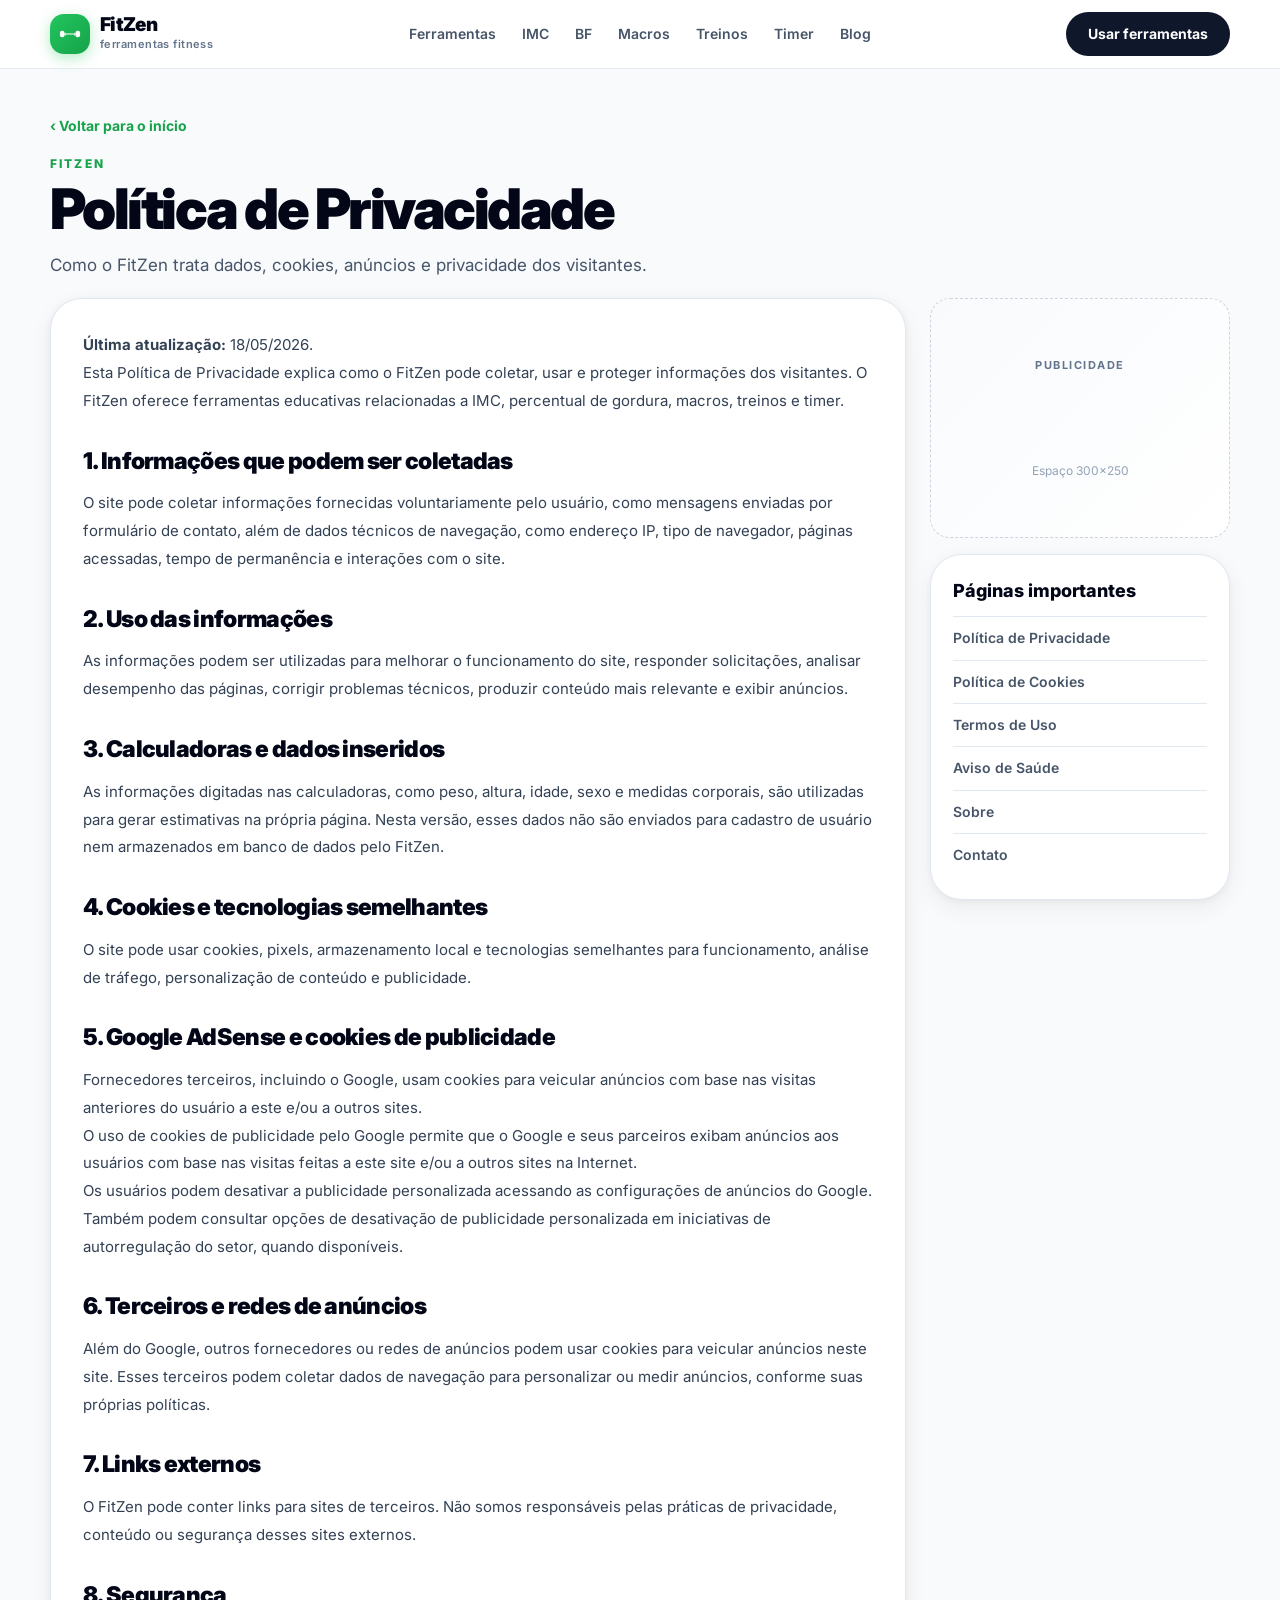
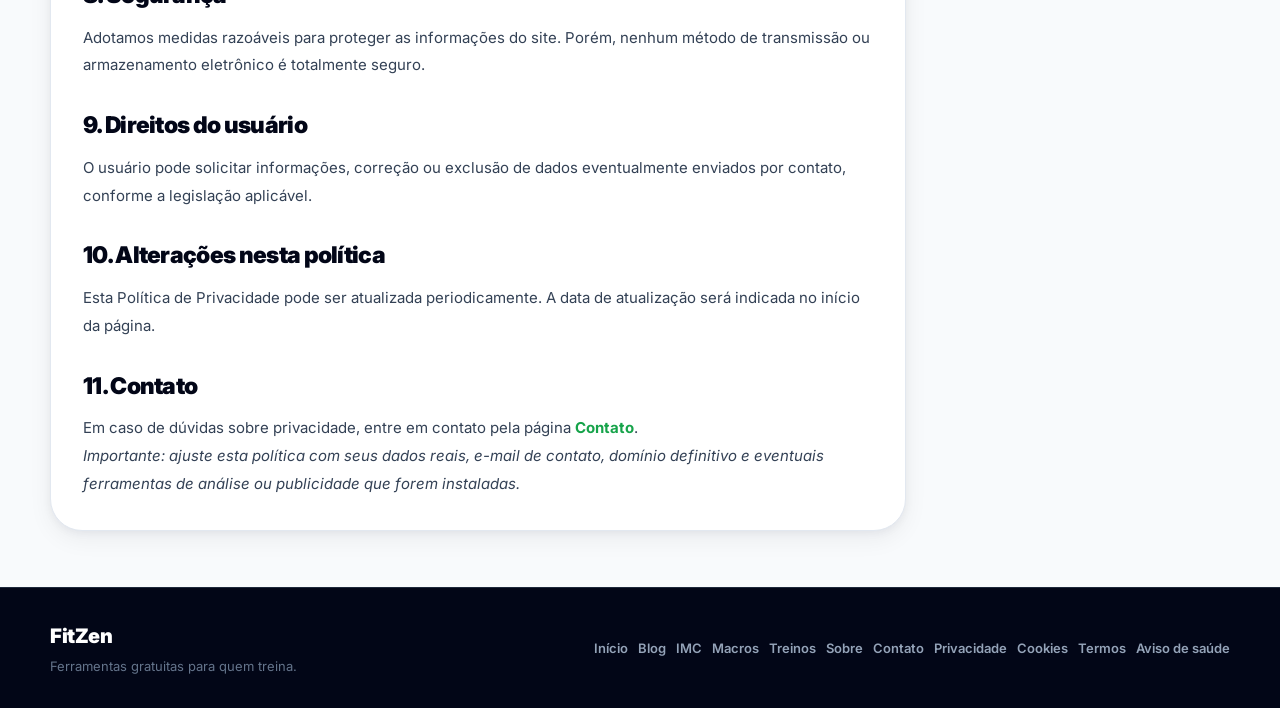
<file: politica-privacidade.html>
<!DOCTYPE html>
<html lang="pt-BR">
<head>
  <meta charset="UTF-8" />
  <meta name="viewport" content="width=device-width, initial-scale=1.0" />
  <meta name="theme-color" content="#22c55e" />
  <meta name="description" content="Como o FitZen trata dados, cookies, anúncios e privacidade dos visitantes." />
  <link rel="manifest" href="./manifest.webmanifest" />
  <link rel="preconnect" href="https://fonts.googleapis.com">
  <link rel="preconnect" href="https://fonts.gstatic.com" crossorigin>
  <link href="https://fonts.googleapis.com/css2?family=Inter:wght@400;500;600;700;800;900&display=swap" rel="stylesheet">
  <link rel="stylesheet" href="./style.css" />
  <title>Política de Privacidade — FitZen</title>
</head>
<body>
  <header class="header">
    <div class="container header-inner">
      <a href="./index.html#inicio" class="logo">
        <div class="logo-icon">
          <svg width="22" height="22" viewBox="0 0 24 24" fill="none" aria-hidden="true">
            <rect x="1" y="8.5" width="5" height="7" rx="2.2" fill="white"/>
            <rect x="6" y="10.5" width="2" height="3" rx="1" fill="rgba(255,255,255,0.85)"/>
            <rect x="8" y="11.25" width="8" height="1.5" rx="0.75" fill="rgba(255,255,255,0.7)"/>
            <rect x="16" y="10.5" width="2" height="3" rx="1" fill="rgba(255,255,255,0.85)"/>
            <rect x="18" y="8.5" width="5" height="7" rx="2.2" fill="white"/>
          </svg>
        </div>
        <div>
          <p class="logo-title">FitZen</p>
          <p class="logo-subtitle">ferramentas fitness</p>
        </div>
      </a>

      <nav class="nav">
        <a href="./index.html#ferramentas">Ferramentas</a>
        <a href="./index.html#imc">IMC</a>
        <a href="./index.html#bf">BF</a>
        <a href="./index.html#macros">Macros</a>
        <a href="./index.html#treinos">Treinos</a>
        <a href="./index.html#timer">Timer</a>
        <a href="./index.html#blog">Blog</a>
      </nav>

      <a href="./index.html#imc" class="dark-button">Usar ferramentas</a>
    </div>
  </header>

  <main class="legal-page">
    <section class="legal-hero">
      <div class="container">
        <a href="./index.html" class="back-link">‹ Voltar para o início</a>
        <p class="eyebrow">FitZen</p>
        <h1>Política de Privacidade</h1>
        <p>Como o FitZen trata dados, cookies, anúncios e privacidade dos visitantes.</p>
      </div>
    </section>

    <section class="container legal-layout">
      <article class="card legal-content">
        
<p><strong>Última atualização:</strong> 18/05/2026.</p>

<p>Esta Política de Privacidade explica como o FitZen pode coletar, usar e proteger informações dos visitantes. O FitZen oferece ferramentas educativas relacionadas a IMC, percentual de gordura, macros, treinos e timer.</p>

<h2>1. Informações que podem ser coletadas</h2>
<p>O site pode coletar informações fornecidas voluntariamente pelo usuário, como mensagens enviadas por formulário de contato, além de dados técnicos de navegação, como endereço IP, tipo de navegador, páginas acessadas, tempo de permanência e interações com o site.</p>

<h2>2. Uso das informações</h2>
<p>As informações podem ser utilizadas para melhorar o funcionamento do site, responder solicitações, analisar desempenho das páginas, corrigir problemas técnicos, produzir conteúdo mais relevante e exibir anúncios.</p>

<h2>3. Calculadoras e dados inseridos</h2>
<p>As informações digitadas nas calculadoras, como peso, altura, idade, sexo e medidas corporais, são utilizadas para gerar estimativas na própria página. Nesta versão, esses dados não são enviados para cadastro de usuário nem armazenados em banco de dados pelo FitZen.</p>

<h2>4. Cookies e tecnologias semelhantes</h2>
<p>O site pode usar cookies, pixels, armazenamento local e tecnologias semelhantes para funcionamento, análise de tráfego, personalização de conteúdo e publicidade.</p>

<h2>5. Google AdSense e cookies de publicidade</h2>
<p>Fornecedores terceiros, incluindo o Google, usam cookies para veicular anúncios com base nas visitas anteriores do usuário a este e/ou a outros sites.</p>
<p>O uso de cookies de publicidade pelo Google permite que o Google e seus parceiros exibam anúncios aos usuários com base nas visitas feitas a este site e/ou a outros sites na Internet.</p>
<p>Os usuários podem desativar a publicidade personalizada acessando as configurações de anúncios do Google. Também podem consultar opções de desativação de publicidade personalizada em iniciativas de autorregulação do setor, quando disponíveis.</p>

<h2>6. Terceiros e redes de anúncios</h2>
<p>Além do Google, outros fornecedores ou redes de anúncios podem usar cookies para veicular anúncios neste site. Esses terceiros podem coletar dados de navegação para personalizar ou medir anúncios, conforme suas próprias políticas.</p>

<h2>7. Links externos</h2>
<p>O FitZen pode conter links para sites de terceiros. Não somos responsáveis pelas práticas de privacidade, conteúdo ou segurança desses sites externos.</p>

<h2>8. Segurança</h2>
<p>Adotamos medidas razoáveis para proteger as informações do site. Porém, nenhum método de transmissão ou armazenamento eletrônico é totalmente seguro.</p>

<h2>9. Direitos do usuário</h2>
<p>O usuário pode solicitar informações, correção ou exclusão de dados eventualmente enviados por contato, conforme a legislação aplicável.</p>

<h2>10. Alterações nesta política</h2>
<p>Esta Política de Privacidade pode ser atualizada periodicamente. A data de atualização será indicada no início da página.</p>

<h2>11. Contato</h2>
<p>Em caso de dúvidas sobre privacidade, entre em contato pela página <a href="./contato.html">Contato</a>.</p>

<p><em>Importante: ajuste esta política com seus dados reais, e-mail de contato, domínio definitivo e eventuais ferramentas de análise ou publicidade que forem instaladas.</em></p>

      </article>

      <aside class="legal-sidebar">
        <div class="ad-slot ad-slot-square">
          <span>Publicidade</span>
          <small>Espaço 300×250</small>
        </div>
        <div class="card legal-nav">
          <h2>Páginas importantes</h2>
          <a href="./politica-privacidade.html">Política de Privacidade</a>
          <a href="./politica-cookies.html">Política de Cookies</a>
          <a href="./termos.html">Termos de Uso</a>
          <a href="./aviso-saude.html">Aviso de Saúde</a>
          <a href="./sobre.html">Sobre</a>
          <a href="./contato.html">Contato</a>
        </div>
      </aside>
    </section>
  </main>

  <footer class="footer">
    <div class="container footer-inner">
      <div>
        <p class="footer-title">FitZen</p>
        <p class="footer-subtitle">Ferramentas gratuitas para quem treina.</p>
      </div>

      <div class="footer-links">
        <a href="./index.html#inicio">Início</a>
        <a href="./index.html#blog">Blog</a>
        <a href="./index.html#imc">IMC</a>
        <a href="./index.html#macros">Macros</a>
        <a href="./index.html#treinos">Treinos</a>
        <a href="./sobre.html">Sobre</a>
        <a href="./contato.html">Contato</a>
        <a href="./politica-privacidade.html">Privacidade</a>
        <a href="./politica-cookies.html">Cookies</a>
        <a href="./termos.html">Termos</a>
        <a href="./aviso-saude.html">Aviso de saúde</a>
      </div>
    </div>
  </footer>
</body>
</html>
</file>
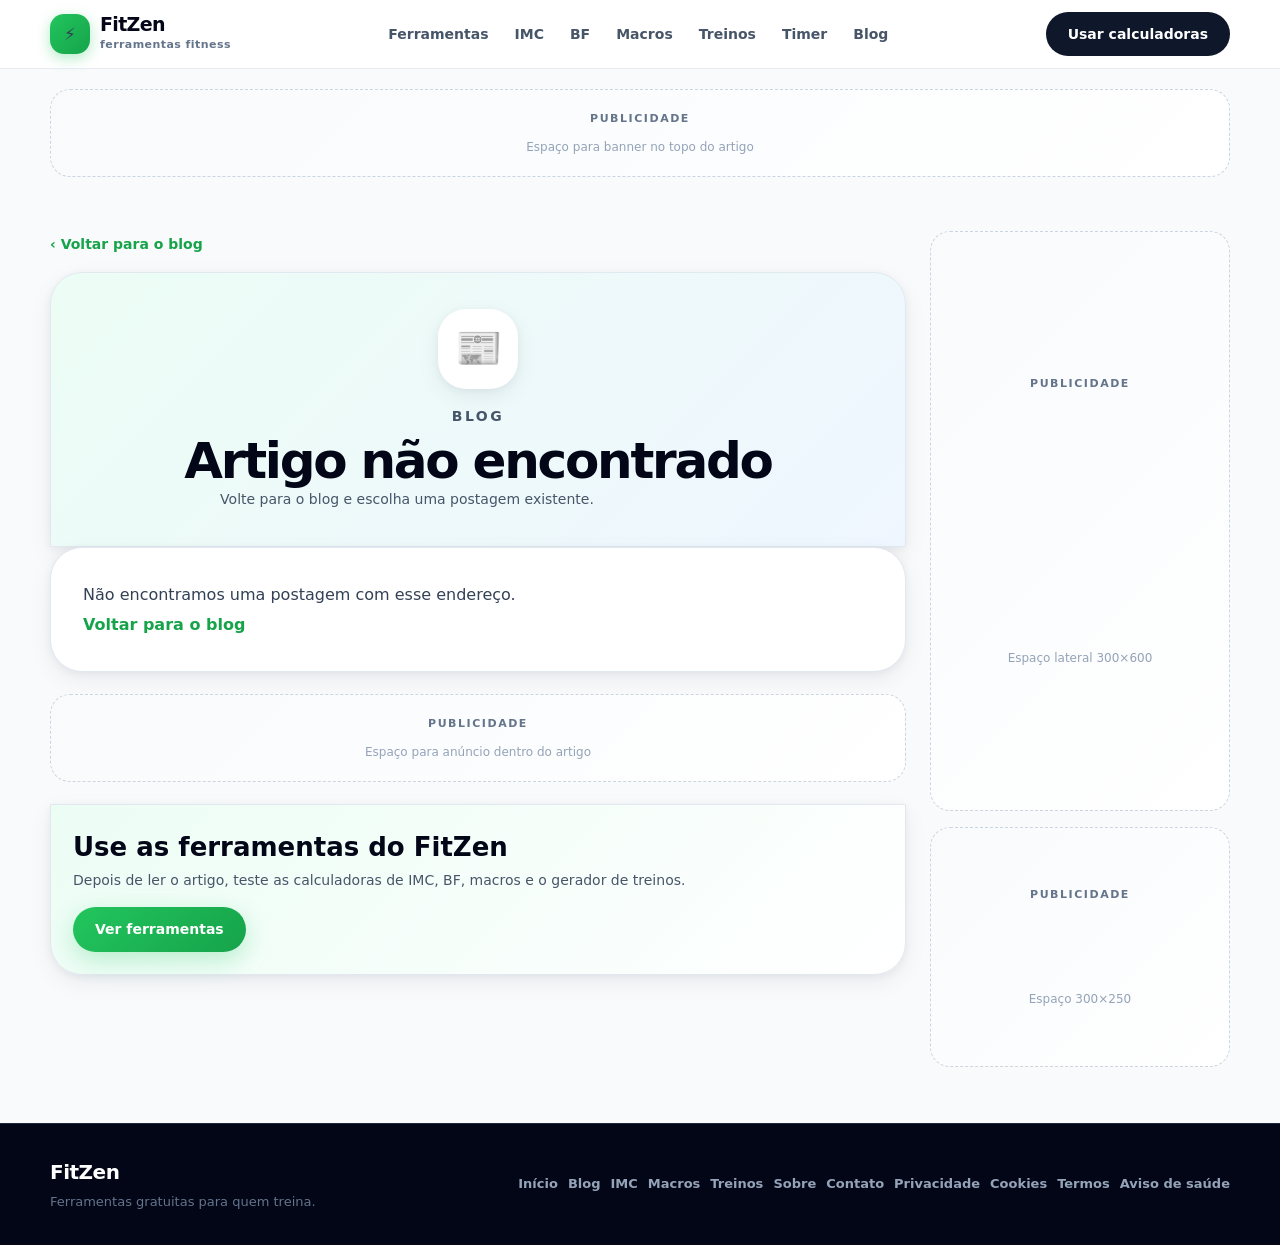
<file: post.html>
<!DOCTYPE html>
<html lang="pt-BR">
<head>
  <meta charset="UTF-8" />
  <meta name="viewport" content="width=device-width, initial-scale=1.0" />
  <meta name="theme-color" content="#22c55e" />
  <meta name="description" content="Artigo do blog FitZen." />
  <link rel="manifest" href="./manifest.webmanifest" />
  <link rel="stylesheet" href="./style.css" />
  <title>Artigo — FitZen</title>

<!--
COMO TROCAR OS ESPAÇOS DE PUBLICIDADE POR ADSENSE:
Depois da aprovação no Google AdSense, substitua o conteúdo de cada <div class="ad-slot"> por um bloco <ins class="adsbygoogle"> fornecido pelo AdSense.
Mantenha a div externa se quiser preservar o layout.
-->

</head>
<body>
  <header class="header">
    <div class="container header-inner">
      <a href="./index.html#inicio" class="logo">
        <div class="logo-icon">⚡</div>
        <div>
          <p class="logo-title">FitZen</p>
          <p class="logo-subtitle">ferramentas fitness</p>
        </div>
      </a>

      <nav class="nav">
        <a href="./index.html#ferramentas">Ferramentas</a>
        <a href="./index.html#imc">IMC</a>
        <a href="./index.html#bf">BF</a>
        <a href="./index.html#macros">Macros</a>
        <a href="./index.html#treinos">Treinos</a>
        <a href="./index.html#timer">Timer</a>
        <a href="./index.html#blog">Blog</a>
      </nav>

      <a href="./index.html#imc" class="dark-button">Usar calculadoras</a>
    </div>
  </header>

  <main class="post-page">
    <section class="ad-section ad-section-top" aria-label="Publicidade">
      <div class="container">
        <div class="ad-slot ad-slot-horizontal">
          <span>Publicidade</span>
          <small>Espaço para banner no topo do artigo</small>
        </div>
      </div>
    </section>
    <div class="container post-shell">
      <article class="post-layout">
      <a href="./index.html#blog" class="back-link">‹ Voltar para o blog</a>

      <div id="postHero" class="post-hero card">
        <div id="postEmoji" class="post-emoji">📰</div>
        <p id="postMeta" class="eyebrow">Blog</p>
        <h1 id="postTitle">Carregando artigo...</h1>
        <p id="postExcerpt" class="post-excerpt"></p>
      </div>

      <div id="postContent" class="post-content card"></div>

      <div class="ad-slot ad-slot-horizontal in-article-ad">
        <span>Publicidade</span>
        <small>Espaço para anúncio dentro do artigo</small>
      </div>

      <div class="card post-cta">
        <h2>Use as ferramentas do FitZen</h2>
        <p>Depois de ler o artigo, teste as calculadoras de IMC, BF, macros e o gerador de treinos.</p>
        <a href="./index.html#ferramentas" class="primary-button">Ver ferramentas</a>
      </div>
    </article>

    <aside class="post-sidebar" aria-label="Publicidade lateral">
      <div class="ad-slot ad-slot-vertical">
        <span>Publicidade</span>
        <small>Espaço lateral 300×600</small>
      </div>

      <div class="ad-slot ad-slot-square">
        <span>Publicidade</span>
        <small>Espaço 300×250</small>
      </div>
    </aside>
  </div>
  </main>

  <footer class="footer">
    <div class="container footer-inner">
      <div>
        <p class="footer-title">FitZen</p>
        <p class="footer-subtitle">Ferramentas gratuitas para quem treina.</p>
      </div>
      <div class="footer-links">
        <a href="./index.html#inicio">Início</a>
        <a href="./index.html#blog">Blog</a>
        <a href="./index.html#imc">IMC</a>
        <a href="./index.html#macros">Macros</a>
        <a href="./index.html#treinos">Treinos</a>
        <a href="./sobre.html">Sobre</a>
        <a href="./contato.html">Contato</a>
        <a href="./politica-privacidade.html">Privacidade</a>
        <a href="./politica-cookies.html">Cookies</a>
        <a href="./termos.html">Termos</a>
        <a href="./aviso-saude.html">Aviso de saúde</a>
      </div>
    </div>
  </footer>

  <script src="./data/posts.js"></script>
  <script src="./post.js"></script>
</body>
</html>
</file>
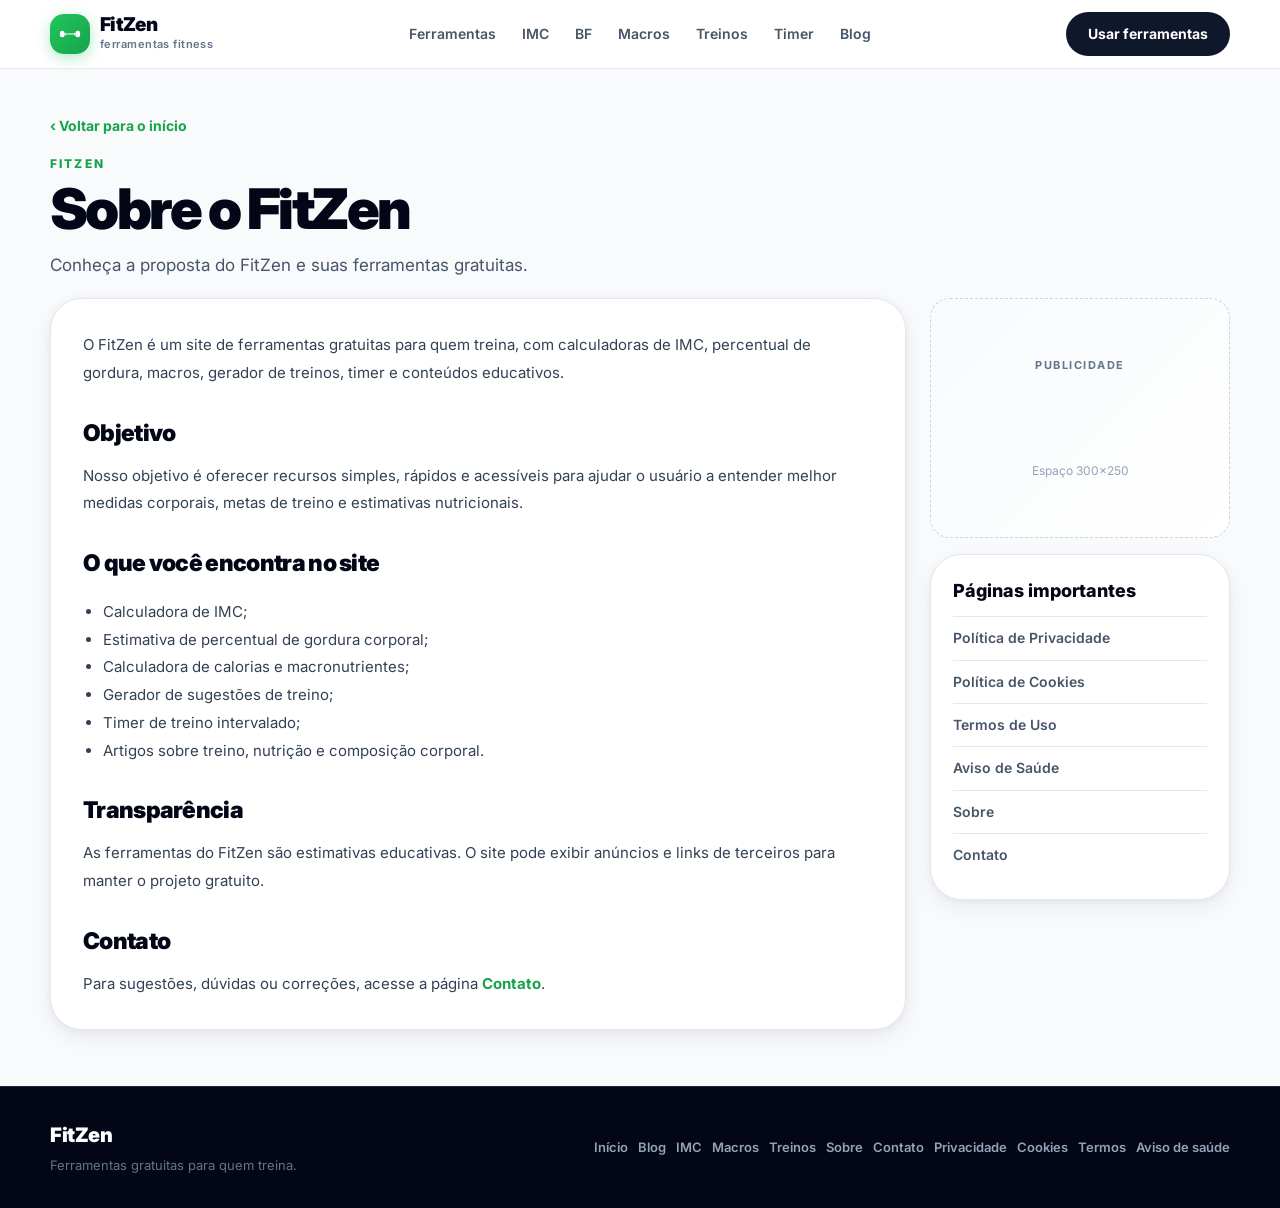
<file: sobre.html>
<!DOCTYPE html>
<html lang="pt-BR">
<head>
  <meta charset="UTF-8" />
  <meta name="viewport" content="width=device-width, initial-scale=1.0" />
  <meta name="theme-color" content="#22c55e" />
  <meta name="description" content="Conheça a proposta do FitZen e suas ferramentas gratuitas." />
  <link rel="manifest" href="./manifest.webmanifest" />
  <link rel="preconnect" href="https://fonts.googleapis.com">
  <link rel="preconnect" href="https://fonts.gstatic.com" crossorigin>
  <link href="https://fonts.googleapis.com/css2?family=Inter:wght@400;500;600;700;800;900&display=swap" rel="stylesheet">
  <link rel="stylesheet" href="./style.css" />
  <title>Sobre o FitZen — FitZen</title>
</head>
<body>
  <header class="header">
    <div class="container header-inner">
      <a href="./index.html#inicio" class="logo">
        <div class="logo-icon">
          <svg width="22" height="22" viewBox="0 0 24 24" fill="none" aria-hidden="true">
            <rect x="1" y="8.5" width="5" height="7" rx="2.2" fill="white"/>
            <rect x="6" y="10.5" width="2" height="3" rx="1" fill="rgba(255,255,255,0.85)"/>
            <rect x="8" y="11.25" width="8" height="1.5" rx="0.75" fill="rgba(255,255,255,0.7)"/>
            <rect x="16" y="10.5" width="2" height="3" rx="1" fill="rgba(255,255,255,0.85)"/>
            <rect x="18" y="8.5" width="5" height="7" rx="2.2" fill="white"/>
          </svg>
        </div>
        <div>
          <p class="logo-title">FitZen</p>
          <p class="logo-subtitle">ferramentas fitness</p>
        </div>
      </a>

      <nav class="nav">
        <a href="./index.html#ferramentas">Ferramentas</a>
        <a href="./index.html#imc">IMC</a>
        <a href="./index.html#bf">BF</a>
        <a href="./index.html#macros">Macros</a>
        <a href="./index.html#treinos">Treinos</a>
        <a href="./index.html#timer">Timer</a>
        <a href="./index.html#blog">Blog</a>
      </nav>

      <a href="./index.html#imc" class="dark-button">Usar ferramentas</a>
    </div>
  </header>

  <main class="legal-page">
    <section class="legal-hero">
      <div class="container">
        <a href="./index.html" class="back-link">‹ Voltar para o início</a>
        <p class="eyebrow">FitZen</p>
        <h1>Sobre o FitZen</h1>
        <p>Conheça a proposta do FitZen e suas ferramentas gratuitas.</p>
      </div>
    </section>

    <section class="container legal-layout">
      <article class="card legal-content">
        
<p>O FitZen é um site de ferramentas gratuitas para quem treina, com calculadoras de IMC, percentual de gordura, macros, gerador de treinos, timer e conteúdos educativos.</p>

<h2>Objetivo</h2>
<p>Nosso objetivo é oferecer recursos simples, rápidos e acessíveis para ajudar o usuário a entender melhor medidas corporais, metas de treino e estimativas nutricionais.</p>

<h2>O que você encontra no site</h2>
<ul>
  <li>Calculadora de IMC;</li>
  <li>Estimativa de percentual de gordura corporal;</li>
  <li>Calculadora de calorias e macronutrientes;</li>
  <li>Gerador de sugestões de treino;</li>
  <li>Timer de treino intervalado;</li>
  <li>Artigos sobre treino, nutrição e composição corporal.</li>
</ul>

<h2>Transparência</h2>
<p>As ferramentas do FitZen são estimativas educativas. O site pode exibir anúncios e links de terceiros para manter o projeto gratuito.</p>

<h2>Contato</h2>
<p>Para sugestões, dúvidas ou correções, acesse a página <a href="./contato.html">Contato</a>.</p>

      </article>

      <aside class="legal-sidebar">
        <div class="ad-slot ad-slot-square">
          <span>Publicidade</span>
          <small>Espaço 300×250</small>
        </div>
        <div class="card legal-nav">
          <h2>Páginas importantes</h2>
          <a href="./politica-privacidade.html">Política de Privacidade</a>
          <a href="./politica-cookies.html">Política de Cookies</a>
          <a href="./termos.html">Termos de Uso</a>
          <a href="./aviso-saude.html">Aviso de Saúde</a>
          <a href="./sobre.html">Sobre</a>
          <a href="./contato.html">Contato</a>
        </div>
      </aside>
    </section>
  </main>

  <footer class="footer">
    <div class="container footer-inner">
      <div>
        <p class="footer-title">FitZen</p>
        <p class="footer-subtitle">Ferramentas gratuitas para quem treina.</p>
      </div>

      <div class="footer-links">
        <a href="./index.html#inicio">Início</a>
        <a href="./index.html#blog">Blog</a>
        <a href="./index.html#imc">IMC</a>
        <a href="./index.html#macros">Macros</a>
        <a href="./index.html#treinos">Treinos</a>
        <a href="./sobre.html">Sobre</a>
        <a href="./contato.html">Contato</a>
        <a href="./politica-privacidade.html">Privacidade</a>
        <a href="./politica-cookies.html">Cookies</a>
        <a href="./termos.html">Termos</a>
        <a href="./aviso-saude.html">Aviso de saúde</a>
      </div>
    </div>
  </footer>
</body>
</html>
</file>
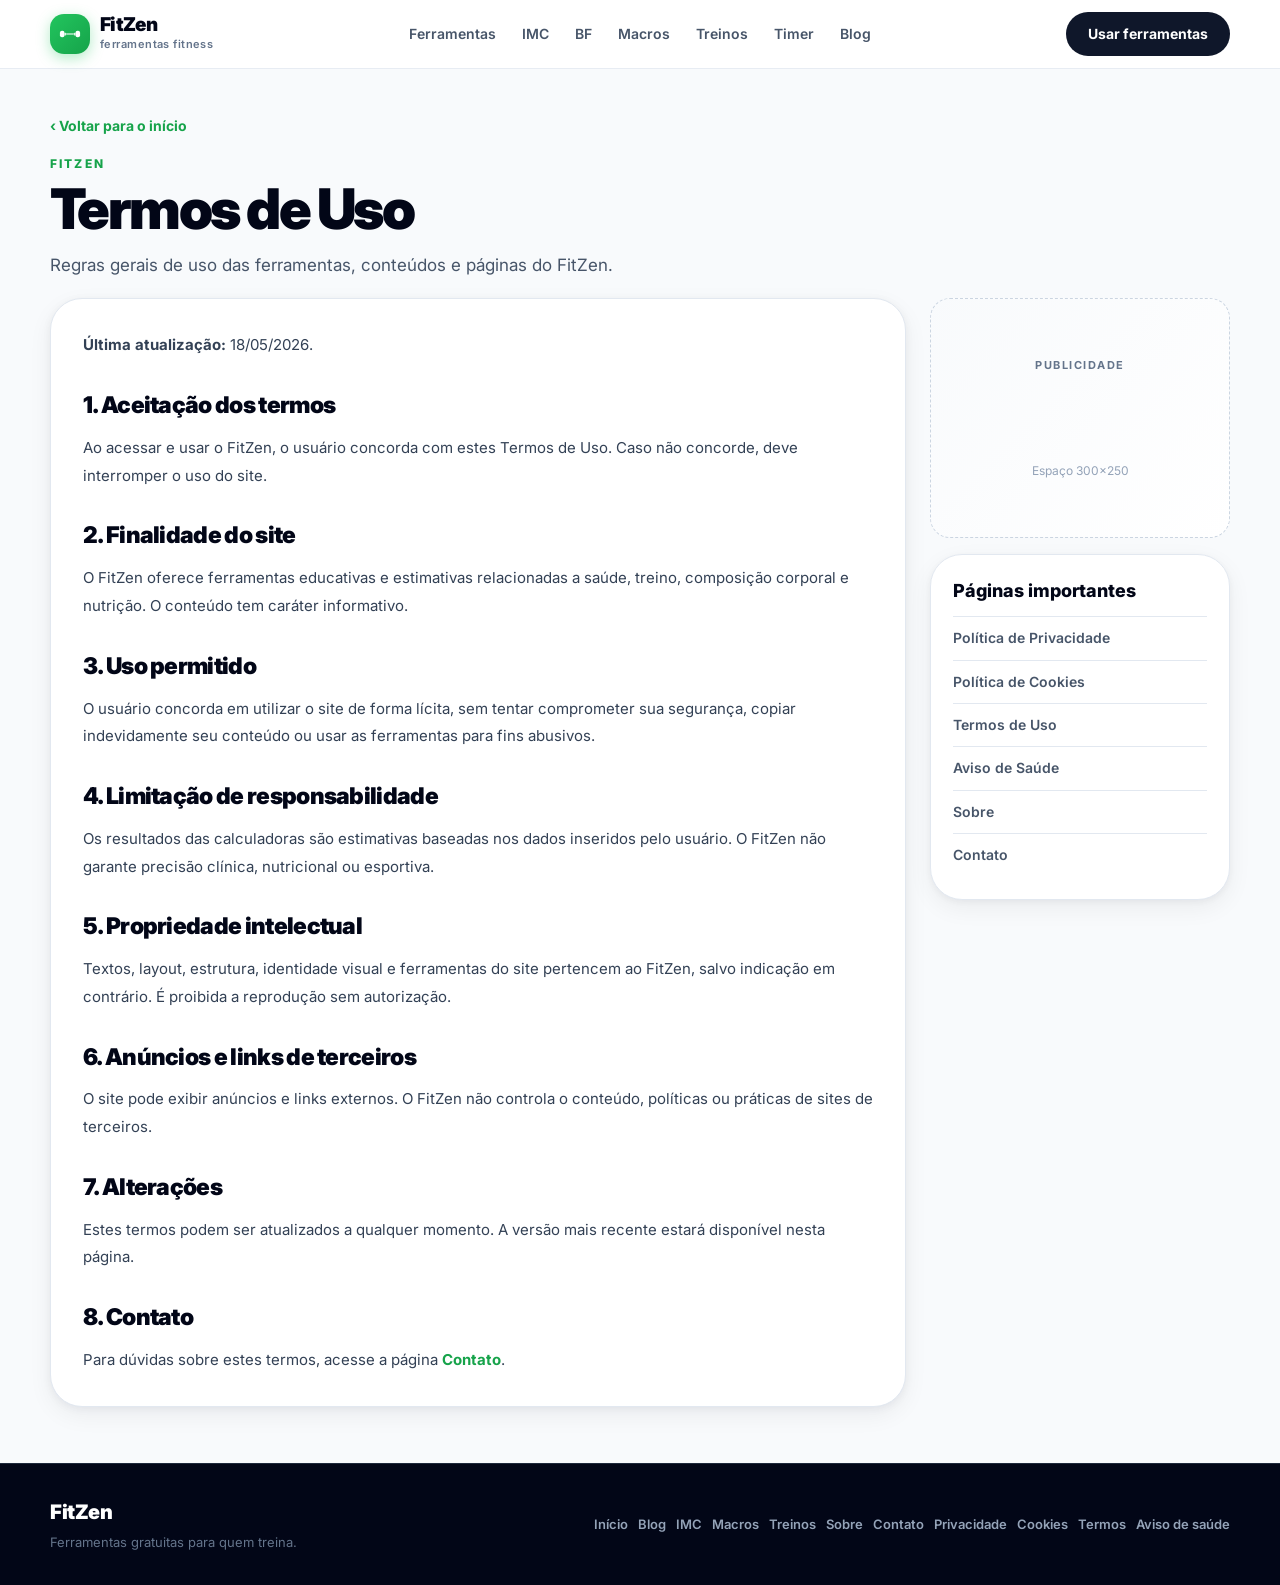
<file: termos.html>
<!DOCTYPE html>
<html lang="pt-BR">
<head>
  <meta charset="UTF-8" />
  <meta name="viewport" content="width=device-width, initial-scale=1.0" />
  <meta name="theme-color" content="#22c55e" />
  <meta name="description" content="Regras gerais de uso das ferramentas, conteúdos e páginas do FitZen." />
  <link rel="manifest" href="./manifest.webmanifest" />
  <link rel="preconnect" href="https://fonts.googleapis.com">
  <link rel="preconnect" href="https://fonts.gstatic.com" crossorigin>
  <link href="https://fonts.googleapis.com/css2?family=Inter:wght@400;500;600;700;800;900&display=swap" rel="stylesheet">
  <link rel="stylesheet" href="./style.css" />
  <title>Termos de Uso — FitZen</title>
</head>
<body>
  <header class="header">
    <div class="container header-inner">
      <a href="./index.html#inicio" class="logo">
        <div class="logo-icon">
          <svg width="22" height="22" viewBox="0 0 24 24" fill="none" aria-hidden="true">
            <rect x="1" y="8.5" width="5" height="7" rx="2.2" fill="white"/>
            <rect x="6" y="10.5" width="2" height="3" rx="1" fill="rgba(255,255,255,0.85)"/>
            <rect x="8" y="11.25" width="8" height="1.5" rx="0.75" fill="rgba(255,255,255,0.7)"/>
            <rect x="16" y="10.5" width="2" height="3" rx="1" fill="rgba(255,255,255,0.85)"/>
            <rect x="18" y="8.5" width="5" height="7" rx="2.2" fill="white"/>
          </svg>
        </div>
        <div>
          <p class="logo-title">FitZen</p>
          <p class="logo-subtitle">ferramentas fitness</p>
        </div>
      </a>

      <nav class="nav">
        <a href="./index.html#ferramentas">Ferramentas</a>
        <a href="./index.html#imc">IMC</a>
        <a href="./index.html#bf">BF</a>
        <a href="./index.html#macros">Macros</a>
        <a href="./index.html#treinos">Treinos</a>
        <a href="./index.html#timer">Timer</a>
        <a href="./index.html#blog">Blog</a>
      </nav>

      <a href="./index.html#imc" class="dark-button">Usar ferramentas</a>
    </div>
  </header>

  <main class="legal-page">
    <section class="legal-hero">
      <div class="container">
        <a href="./index.html" class="back-link">‹ Voltar para o início</a>
        <p class="eyebrow">FitZen</p>
        <h1>Termos de Uso</h1>
        <p>Regras gerais de uso das ferramentas, conteúdos e páginas do FitZen.</p>
      </div>
    </section>

    <section class="container legal-layout">
      <article class="card legal-content">
        
<p><strong>Última atualização:</strong> 18/05/2026.</p>

<h2>1. Aceitação dos termos</h2>
<p>Ao acessar e usar o FitZen, o usuário concorda com estes Termos de Uso. Caso não concorde, deve interromper o uso do site.</p>

<h2>2. Finalidade do site</h2>
<p>O FitZen oferece ferramentas educativas e estimativas relacionadas a saúde, treino, composição corporal e nutrição. O conteúdo tem caráter informativo.</p>

<h2>3. Uso permitido</h2>
<p>O usuário concorda em utilizar o site de forma lícita, sem tentar comprometer sua segurança, copiar indevidamente seu conteúdo ou usar as ferramentas para fins abusivos.</p>

<h2>4. Limitação de responsabilidade</h2>
<p>Os resultados das calculadoras são estimativas baseadas nos dados inseridos pelo usuário. O FitZen não garante precisão clínica, nutricional ou esportiva.</p>

<h2>5. Propriedade intelectual</h2>
<p>Textos, layout, estrutura, identidade visual e ferramentas do site pertencem ao FitZen, salvo indicação em contrário. É proibida a reprodução sem autorização.</p>

<h2>6. Anúncios e links de terceiros</h2>
<p>O site pode exibir anúncios e links externos. O FitZen não controla o conteúdo, políticas ou práticas de sites de terceiros.</p>

<h2>7. Alterações</h2>
<p>Estes termos podem ser atualizados a qualquer momento. A versão mais recente estará disponível nesta página.</p>

<h2>8. Contato</h2>
<p>Para dúvidas sobre estes termos, acesse a página <a href="./contato.html">Contato</a>.</p>

      </article>

      <aside class="legal-sidebar">
        <div class="ad-slot ad-slot-square">
          <span>Publicidade</span>
          <small>Espaço 300×250</small>
        </div>
        <div class="card legal-nav">
          <h2>Páginas importantes</h2>
          <a href="./politica-privacidade.html">Política de Privacidade</a>
          <a href="./politica-cookies.html">Política de Cookies</a>
          <a href="./termos.html">Termos de Uso</a>
          <a href="./aviso-saude.html">Aviso de Saúde</a>
          <a href="./sobre.html">Sobre</a>
          <a href="./contato.html">Contato</a>
        </div>
      </aside>
    </section>
  </main>

  <footer class="footer">
    <div class="container footer-inner">
      <div>
        <p class="footer-title">FitZen</p>
        <p class="footer-subtitle">Ferramentas gratuitas para quem treina.</p>
      </div>

      <div class="footer-links">
        <a href="./index.html#inicio">Início</a>
        <a href="./index.html#blog">Blog</a>
        <a href="./index.html#imc">IMC</a>
        <a href="./index.html#macros">Macros</a>
        <a href="./index.html#treinos">Treinos</a>
        <a href="./sobre.html">Sobre</a>
        <a href="./contato.html">Contato</a>
        <a href="./politica-privacidade.html">Privacidade</a>
        <a href="./politica-cookies.html">Cookies</a>
        <a href="./termos.html">Termos</a>
        <a href="./aviso-saude.html">Aviso de saúde</a>
      </div>
    </div>
  </footer>
</body>
</html>
</file>
<file: style.css>
/* ===== CUSTOM PROPERTIES ===== */
:root {
  --green: #22c55e;
  --green-dark: #16a34a;
  --green-deeper: #047857;
  --green-bg: #ecfdf5;
  --green-light: #dcfce7;
  --green-border: #bbf7d0;

  --bg: #f8fafc;
  --surface: #ffffff;
  --border: #e2e8f0;
  --border-strong: #cbd5e1;

  --text: #020617;
  --text-body: #334155;
  --text-muted: #475569;
  --text-faint: #64748b;
  --text-subtle: #94a3b8;

  --dark: #0f172a;
  --darker: #020617;

  --r-sm: 12px;
  --r-md: 18px;
  --r-lg: 24px;
  --r-xl: 28px;
  --r-2xl: 32px;
  --r-full: 999px;

  --shadow-sm: 0 1px 3px rgba(15, 23, 42, .05), 0 2px 8px rgba(15, 23, 42, .04);
  --shadow: 0 2px 8px rgba(15, 23, 42, .05), 0 8px 24px rgba(15, 23, 42, .06);
  --shadow-hover: 0 4px 16px rgba(15, 23, 42, .06), 0 16px 40px rgba(15, 23, 42, .09);
  --shadow-green: 0 8px 24px rgba(34, 197, 94, .28);

  --ease: cubic-bezier(.4, 0, .2, 1);
  --ease-out: cubic-bezier(0, 0, .2, 1);
}

/* ===== RESET ===== */
*, *::before, *::after { box-sizing: border-box; }
html { scroll-behavior: smooth; }

body {
  margin: 0;
  font-family: Inter, ui-sans-serif, system-ui, -apple-system, BlinkMacSystemFont, "Segoe UI", sans-serif;
  background: var(--bg);
  color: var(--text-body);
  line-height: 1.6;
  -webkit-font-smoothing: antialiased;
}

button, input, select, textarea { font: inherit; }
button { cursor: pointer; }
a { color: inherit; text-decoration: none; }
img { max-width: 100%; display: block; }

/* ===== LAYOUT ===== */
.container {
  width: min(1180px, 100% - 32px);
  margin: 0 auto;
}

/* ===== HEADER ===== */
.header {
  position: sticky;
  top: 0;
  z-index: 100;
  background: rgba(255, 255, 255, .94);
  backdrop-filter: blur(20px);
  -webkit-backdrop-filter: blur(20px);
  border-bottom: 1px solid rgba(226, 232, 240, .8);
}

.header-inner {
  display: flex;
  align-items: center;
  justify-content: space-between;
  padding: 12px 0;
  gap: 16px;
}

.logo {
  display: flex;
  align-items: center;
  gap: 10px;
  flex-shrink: 0;
}

.logo-icon {
  width: 40px;
  height: 40px;
  border-radius: 14px;
  display: grid;
  place-items: center;
  font-size: 17px;
  background: linear-gradient(135deg, var(--green), var(--green-dark));
  box-shadow: 0 4px 14px rgba(34, 197, 94, .35);
  flex-shrink: 0;
}

.logo-title {
  margin: 0;
  font-weight: 900;
  font-size: 19px;
  letter-spacing: -0.035em;
  color: var(--text);
  line-height: 1;
}

.logo-subtitle {
  margin: 2px 0 0;
  font-size: 11px;
  color: var(--text-faint);
  font-weight: 600;
  letter-spacing: 0.04em;
}

.nav {
  display: flex;
  align-items: center;
  gap: 2px;
}

.nav a {
  padding: 8px 12px;
  border-radius: var(--r-full);
  color: var(--text-muted);
  font-size: 14px;
  font-weight: 600;
  transition: background .15s var(--ease), color .15s var(--ease);
}

.nav a:hover {
  background: #f1f5f9;
  color: var(--text);
}

/* ===== BUTTONS ===== */
.primary-button,
.secondary-button,
.dark-button {
  display: inline-flex;
  align-items: center;
  justify-content: center;
  gap: 6px;
  border: none;
  border-radius: var(--r-full);
  padding: 11px 22px;
  font-size: 14px;
  font-weight: 700;
  transition: all .2s var(--ease);
  white-space: nowrap;
  cursor: pointer;
  /* Prevent 300ms tap delay on touch devices */
  touch-action: manipulation;
}

.primary-button {
  background: linear-gradient(135deg, #22c55e, #16a34a);
  color: white;
  box-shadow: var(--shadow-green);
}

.primary-button:hover {
  transform: translateY(-1px);
  box-shadow: 0 12px 28px rgba(34, 197, 94, .38);
}

.secondary-button {
  background: white;
  color: var(--text);
  border: 1.5px solid var(--border);
}

.secondary-button:hover {
  background: #f8fafc;
  border-color: var(--border-strong);
}

.dark-button {
  background: var(--dark);
  color: white;
}

.dark-button:hover {
  background: var(--green-dark);
}

/* ===== MOBILE NAV ===== */
.mobile-button {
  display: none;
  align-items: center;
  justify-content: center;
  width: 38px;
  height: 38px;
  border: 1.5px solid var(--border);
  background: white;
  border-radius: 12px;
  font-size: 16px;
  transition: border-color .15s;
  /* Prevent 300ms tap delay on touch devices */
  touch-action: manipulation;
}

.mobile-button:hover {
  border-color: var(--border-strong);
}

/* Mobile nav uses max-height transition instead of display:none
   so we can animate the slide-down open/close */
.mobile-nav {
  max-height: 0;
  overflow: hidden;
  transition: max-height 0.25s ease;
  border-top: 1px solid transparent;
  background: white;
}

.mobile-nav.open {
  max-height: 400px;
  border-top-color: var(--border);
  padding: 8px 16px 14px;
}

.mobile-nav a {
  display: block;
  border-radius: 12px;
  padding: 11px 12px;
  font-weight: 600;
  font-size: 14px;
  color: var(--text-muted);
  transition: background .15s, color .15s;
}

.mobile-nav a:hover {
  background: #f1f5f9;
  color: var(--text);
}

/* ===== HERO ===== */
.hero {
  position: relative;
  overflow: hidden;
  background: linear-gradient(160deg, #f0fdf4 0%, #ffffff 45%, #eff6ff 100%);
}

/* Dot grid pattern */
.hero::before {
  content: "";
  position: absolute;
  inset: 0;
  background-image: radial-gradient(rgba(34, 197, 94, .18) 1px, transparent 1px);
  background-size: 28px 28px;
  pointer-events: none;
  z-index: 0;
}

/* Glow blobs */
.hero-glow-right {
  position: absolute;
  right: -60px;
  top: -60px;
  width: 360px;
  height: 360px;
  border-radius: 50%;
  background: radial-gradient(circle, rgba(167, 243, 208, .65) 0%, transparent 70%);
  pointer-events: none;
  z-index: 0;
}

.hero-glow-left {
  position: absolute;
  left: -80px;
  bottom: -80px;
  width: 340px;
  height: 340px;
  border-radius: 50%;
  background: radial-gradient(circle, rgba(186, 230, 253, .55) 0%, transparent 70%);
  pointer-events: none;
  z-index: 0;
}

.hero-grid {
  position: relative;
  z-index: 1;
  display: grid;
  grid-template-columns: 1.1fr 0.9fr;
  gap: 48px;
  align-items: center;
  padding: 80px 0;
}

.pill {
  display: inline-flex;
  align-items: center;
  gap: 7px;
  border: 1px solid var(--green-border);
  border-radius: var(--r-full);
  background: white;
  color: var(--green-deeper);
  font-weight: 700;
  font-size: 13px;
  padding: 7px 14px;
  box-shadow: 0 2px 12px rgba(34, 197, 94, .12);
}

.hero h1 {
  margin: 18px 0 0;
  color: var(--text);
  font-size: clamp(36px, 5.2vw, 62px);
  letter-spacing: -0.045em;
  line-height: 1.0;
  font-weight: 900;
}

.hero-text {
  margin: 18px 0 0;
  color: var(--text-muted);
  font-size: 17px;
  line-height: 1.75;
  max-width: 540px;
}

.hero-actions {
  display: flex;
  flex-wrap: wrap;
  gap: 10px;
  margin-top: 28px;
}

/* ===== CARDS ===== */
.card {
  background: white;
  border: 1px solid var(--border);
  border-radius: var(--r-2xl);
  padding: 22px;
  box-shadow: var(--shadow);
}

.hero-card {
  position: relative;
  overflow: hidden;
}

.hero-card::after {
  content: "";
  position: absolute;
  top: 0;
  right: 0;
  width: 160px;
  height: 160px;
  background: radial-gradient(circle at top right, rgba(34, 197, 94, .07), transparent 70%);
  pointer-events: none;
}

.card-tag {
  margin: 0;
  color: var(--text-subtle);
  text-transform: uppercase;
  letter-spacing: 0.14em;
  font-size: 11px;
  font-weight: 700;
}

.hero-card h3 {
  margin: 10px 0 0;
  color: var(--text);
  font-size: 22px;
  font-weight: 800;
  letter-spacing: -0.03em;
}

.summary-grid {
  display: grid;
  grid-template-columns: repeat(2, 1fr);
  gap: 10px;
  margin-top: 18px;
}

.result-box {
  border: 1px solid var(--green-border);
  border-radius: 20px;
  background: var(--green-bg);
  padding: 14px;
  display: flex;
  flex-direction: column;
}

.result-title {
  display: flex;
  align-items: center;
  gap: 5px;
  color: var(--green-deeper);
  text-transform: uppercase;
  letter-spacing: 0.07em;
  font-size: 11px;
  font-weight: 800;
}

.result-value {
  margin-top: 10px;
  color: var(--text);
  font-size: clamp(24px, 2.8vw, 38px);
  font-weight: 900;
  line-height: 1;
  letter-spacing: -0.04em;
  overflow-wrap: break-word;
}

.result-value.result-empty {
  color: var(--text-subtle);
  font-size: 28px;
  font-weight: 700;
  letter-spacing: 0;
}

.hero-card-note {
  margin: 14px 0 0;
  border-radius: 14px;
  background: #f0fdf4;
  border: 1px solid var(--green-border);
  color: var(--green-deeper);
  padding: 11px 14px;
  font-size: 13px;
  line-height: 1.5;
}

.result-note {
  margin: 6px 0 0;
  color: var(--text-faint);
  font-size: 12px;
  line-height: 1.45;
}

/* ===== SECTIONS ===== */
.section {
  padding: 64px 0;
}

.section-header {
  max-width: 680px;
  margin-bottom: 32px;
}

.eyebrow {
  margin: 0 0 8px;
  color: var(--green-dark);
  text-transform: uppercase;
  letter-spacing: 0.18em;
  font-size: 12px;
  font-weight: 800;
}

.section h2 {
  margin: 0;
  color: var(--text);
  font-size: clamp(28px, 3.5vw, 42px);
  letter-spacing: -0.04em;
  line-height: 1.05;
  font-weight: 900;
}

.section-subtitle {
  margin: 12px 0 0;
  color: var(--text-muted);
  font-size: 16px;
  line-height: 1.7;
}

/* Alternating section backgrounds */
#ferramentas { background: var(--bg); }
#imc { background: white; }
#bf { background: var(--bg); }
#macros { background: white; }
#treinos { background: var(--bg); }
#timer { background: white; }
#blog { background: var(--bg); }

/* ===== TOOL GRID ===== */
.tools-grid {
  display: grid;
  grid-template-columns: repeat(3, 1fr);
  gap: 16px;
  align-items: start;
}

.tool-card,
.blog-card {
  transition: transform .2s var(--ease), box-shadow .2s var(--ease), border-color .2s var(--ease);
}

.tool-card:hover,
.blog-card:hover {
  transform: translateY(-3px);
  box-shadow: var(--shadow-hover);
  border-color: var(--green-border);
}

.tool-link {
  display: flex;
  flex-direction: column;
  align-items: flex-start;
  color: inherit;
  text-decoration: none;
}

.tool-link:focus-visible {
  outline: 3px solid var(--green-border);
  outline-offset: 4px;
  border-radius: var(--r-2xl);
}

.icon-circle {
  display: grid;
  place-items: center;
  width: 48px;
  height: 48px;
  border-radius: 16px;
  background: var(--green-light);
  font-size: 22px;
  margin-bottom: 14px;
  flex-shrink: 0;
}

.card h3 {
  margin: 0 0 8px;
  color: var(--text);
  font-size: 20px;
  font-weight: 800;
  letter-spacing: -0.025em;
}

.card > p {
  margin: 0;
  color: var(--text-muted);
  font-size: 14px;
  line-height: 1.6;
}

.card-action {
  display: inline-flex;
  margin-top: auto;
  padding-top: 14px;
  color: var(--green-dark);
  font-size: 13px;
  font-weight: 700;
}

.tool-link:hover .card-action {
  text-decoration: underline;
}

/* ===== CALCULATOR LAYOUT ===== */
.calculator-grid {
  display: grid;
  grid-template-columns: 0.9fr 1.1fr;
  gap: 18px;
  align-items: start;
}

.form-grid {
  display: grid;
  grid-template-columns: repeat(2, 1fr);
  gap: 12px;
  align-items: start;
}

.field span {
  display: block;
  margin-bottom: 6px;
  color: var(--text-body);
  font-size: 13px;
  font-weight: 700;
}

.field input,
.field select {
  width: 100%;
  border: 1.5px solid var(--border);
  outline: none;
  border-radius: 14px;
  background: #fafafa;
  padding: 10px 12px;
  color: var(--text);
  font-size: 15px;
  transition: border-color .15s, box-shadow .15s, background .15s;
}

.field input:focus,
.field select:focus {
  border-color: var(--green);
  background: white;
  box-shadow: 0 0 0 3px rgba(34, 197, 94, .15);
}

/* ===== RESULTS ===== */
.results-grid {
  display: grid;
  grid-template-columns: repeat(3, 1fr);
  gap: 12px;
  align-items: stretch;
}

.results-grid.two {
  grid-template-columns: repeat(2, 1fr);
}

/* ===== EMPTY STATE ===== */
.results-empty {
  color: #94a3b8;
  font-size: 14px;
  font-style: italic;
  padding: 16px;
  text-align: center;
}

/* ===== WORKOUT ===== */
.workout-meta {
  display: flex;
  flex-wrap: wrap;
  gap: 8px;
  margin-bottom: 16px;
}

.meta-pill {
  border-radius: var(--r-full);
  background: #f1f5f9;
  color: var(--text-body);
  padding: 7px 12px;
  font-size: 12px;
  font-weight: 700;
}

.meta-pill.green {
  background: var(--green-light);
  color: var(--green-deeper);
}

.exercise-list {
  display: grid;
  gap: 8px;
}

.exercise-item {
  display: flex;
  gap: 12px;
  align-items: center;
  border: 1px solid var(--border);
  border-radius: 18px;
  background: #fafafa;
  padding: 12px 14px;
  transition: background .15s, border-color .15s;
}

.exercise-item:hover {
  background: var(--green-bg);
  border-color: var(--green-border);
}

.exercise-number {
  width: 34px;
  height: 34px;
  border-radius: 50%;
  display: grid;
  place-items: center;
  flex-shrink: 0;
  color: var(--green-dark);
  background: white;
  font-size: 13px;
  font-weight: 800;
  box-shadow: 0 2px 8px rgba(15, 23, 42, .08);
}

.exercise-title {
  margin: 0;
  color: var(--text);
  font-weight: 800;
  font-size: 14px;
  line-height: 1.2;
}

.exercise-subtitle {
  margin: 2px 0 0;
  color: var(--text-faint);
  font-size: 12px;
  line-height: 1.3;
}

.warning {
  margin: 14px 0 0;
  border-radius: 14px;
  background: #fffbeb;
  border: 1px solid #fde68a;
  color: #92400e;
  padding: 12px 14px;
  font-size: 13px;
  line-height: 1.55;
}

/* ===== TIMER ===== */
.timer-card {
  text-align: center;
  display: flex;
  flex-direction: column;
  align-items: center;
}

.phase-pill {
  display: inline-flex;
  border-radius: var(--r-full);
  padding: 7px 16px;
  text-transform: uppercase;
  letter-spacing: 0.1em;
  font-size: 12px;
  font-weight: 800;
  margin-bottom: 16px;
}

.phase-pill.work {
  background: var(--green-light);
  color: var(--green-deeper);
}

.phase-pill.rest {
  background: #e0f2fe;
  color: #0369a1;
}

.timer-number {
  color: var(--text);
  font-size: clamp(60px, 9vw, 104px);
  line-height: 1;
  letter-spacing: -0.06em;
  font-weight: 900;
  font-variant-numeric: tabular-nums;
}

.timer-round {
  margin: 10px 0 0;
  color: var(--text-faint);
  font-weight: 700;
  font-size: 15px;
}

.timer-actions {
  display: flex;
  justify-content: center;
  gap: 10px;
  margin-top: 22px;
  flex-wrap: wrap;
}

/* ===== BLOG ===== */
.blog-grid {
  display: grid;
  grid-template-columns: repeat(4, 1fr);
  gap: 16px;
}

.monetization-grid {
  display: grid;
  grid-template-columns: repeat(3, 1fr);
  gap: 16px;
}

.blog-top {
  display: flex;
  align-items: center;
  justify-content: space-between;
  gap: 8px;
  margin-bottom: 12px;
}

.blog-category {
  border-radius: var(--r-full);
  background: #f1f5f9;
  color: var(--text-muted);
  padding: 5px 10px;
  font-size: 11px;
  font-weight: 700;
  letter-spacing: 0.03em;
}

.blog-read {
  color: var(--text-subtle);
  font-size: 11px;
  font-weight: 700;
}

.blog-card {
  min-height: 260px;
  display: flex;
  flex-direction: column;
}

.blog-card h3 {
  font-size: 17px;
  line-height: 1.25;
  margin: 0 0 8px;
}

.blog-card > p {
  flex: 1;
  font-size: 13px;
  color: var(--text-muted);
  line-height: 1.55;
  margin: 0;
}

.blog-cover {
  display: grid;
  place-items: center;
  width: 100%;
  height: 84px;
  border-radius: 18px;
  margin-bottom: 14px;
  background: linear-gradient(135deg, var(--green-light), #e0f2fe);
  font-size: 34px;
}

.link-button {
  display: inline-flex;
  align-items: center;
  gap: 6px;
  border: none;
  background: transparent;
  color: var(--green-dark);
  padding: 0;
  font-size: 13px;
  font-weight: 700;
  margin-top: auto;
  padding-top: 12px;
}

.clickable-card {
  display: flex;
  color: inherit;
  text-decoration: none;
}

/* ===== POLICY ===== */
.policy-card {
  margin-top: 18px;
}

.policy-row {
  display: flex;
  align-items: center;
  justify-content: space-between;
  gap: 16px;
}

/* ===== FOOTER ===== */
.footer {
  border-top: 1px solid #1e293b;
  background: #020617;
  color: white;
  padding: 32px 0;
}

.footer-inner {
  display: flex;
  align-items: center;
  justify-content: space-between;
  gap: 24px;
}

.footer-title {
  margin: 0;
  font-size: 20px;
  font-weight: 900;
  letter-spacing: -0.025em;
}

.footer-subtitle {
  margin: 4px 0 0;
  color: #64748b;
  font-size: 13px;
}

.footer-links {
  display: flex;
  flex-wrap: wrap;
  gap: 10px;
  justify-content: flex-end;
  max-width: 720px;
}

.footer-links a {
  color: #94a3b8;
  font-size: 13px;
  font-weight: 600;
  transition: color .15s;
}

.footer-links a:hover {
  color: white;
}

/* ===== AD SLOTS ===== */
.ad-section {
  padding: 14px 0;
}

.ad-section-top {
  padding-top: 20px;
}

.ad-slot {
  border: 1.5px dashed var(--border-strong);
  border-radius: 20px;
  background: linear-gradient(135deg, rgba(248, 250, 252, .96), rgba(255, 255, 255, .96));
  color: var(--text-subtle);
  display: grid;
  place-items: center;
  text-align: center;
  min-height: 96px;
  padding: 16px;
}

.ad-slot span {
  display: block;
  color: var(--text-faint);
  font-size: 11px;
  font-weight: 700;
  letter-spacing: 0.14em;
  text-transform: uppercase;
}

.ad-slot small {
  display: block;
  margin-top: 4px;
  color: var(--text-subtle);
  font-size: 12px;
}

.ad-slot-horizontal {
  width: 100%;
  min-height: 88px;
}

.ad-slot-horizontal.compact {
  min-height: 74px;
}

.blog-ad {
  margin-top: 18px;
}

.in-article-ad {
  margin: 22px 0;
}

/* ===== POST PAGES ===== */
.post-page {
  background: var(--bg);
}

.post-shell {
  display: grid;
  grid-template-columns: minmax(0, 1fr) 300px;
  gap: 24px;
  align-items: start;
  padding: 40px 0 56px;
}

.post-shell .post-layout {
  max-width: none;
  width: 100%;
  padding: 0;
}

.post-sidebar {
  display: grid;
  gap: 16px;
  position: sticky;
  top: 80px;
}

.ad-slot-vertical {
  min-height: 580px;
}

.ad-slot-square {
  min-height: 240px;
}

.post-layout {
  max-width: 860px;
  padding: 40px 0 56px;
}

.post-hero {
  text-align: center;
  padding: 36px;
  background: linear-gradient(135deg, var(--green-bg), #eff6ff);
  border-radius: var(--r-2xl) var(--r-2xl) 0 0;
}

.post-emoji {
  display: grid;
  place-items: center;
  width: 80px;
  height: 80px;
  margin: 0 auto 16px;
  border-radius: 28px;
  background: white;
  box-shadow: var(--shadow);
  font-size: 38px;
}

.post-hero h1 {
  margin: 8px 0 0;
  color: var(--text);
  font-size: clamp(30px, 5vw, 50px);
  line-height: 1.05;
  letter-spacing: -0.045em;
  font-weight: 900;
}

.post-excerpt {
  max-width: 640px;
  margin: 16px auto 0;
  color: var(--text-muted);
  font-size: 17px;
  line-height: 1.7;
}

.post-content {
  margin-top: 0;
  padding: 32px;
}

.post-content h2 {
  margin: 32px 0 12px;
  color: var(--text);
  font-size: 26px;
  letter-spacing: -0.03em;
  font-weight: 900;
}

.post-content p,
.post-content li {
  color: var(--text-body);
  font-size: 16px;
  line-height: 1.85;
}

.post-content ul {
  padding-left: 22px;
}

.post-content a {
  color: var(--green-dark);
  font-weight: 700;
}

.post-cta {
  margin-top: 0;
  background: linear-gradient(135deg, var(--green-bg), white);
  border-radius: 0 0 var(--r-2xl) var(--r-2xl);
}

.post-cta h2 {
  margin: 0;
  font-size: 26px;
  font-weight: 900;
  color: var(--text);
}

.post-cta p {
  margin-bottom: 16px;
}

.back-link {
  display: inline-flex;
  margin-bottom: 16px;
  color: var(--green-dark);
  font-weight: 700;
  font-size: 14px;
  gap: 4px;
  align-items: center;
}

/* ===== LEGAL PAGES ===== */
.legal-page {
  background: var(--bg);
}

.legal-hero {
  padding: 44px 0 18px;
}

.legal-hero h1 {
  margin: 8px 0 0;
  color: var(--text);
  font-size: clamp(34px, 5vw, 56px);
  line-height: 1.03;
  letter-spacing: -0.045em;
  font-weight: 900;
}

.legal-hero p:not(.eyebrow) {
  max-width: 720px;
  color: var(--text-muted);
  font-size: 17px;
  line-height: 1.75;
  margin: 12px 0 0;
}

.legal-layout {
  display: grid;
  grid-template-columns: minmax(0, 1fr) 300px;
  gap: 24px;
  align-items: start;
  padding-bottom: 56px;
}

.legal-content {
  padding: 32px;
}

.legal-content h2 {
  margin: 28px 0 10px;
  color: var(--text);
  font-size: 23px;
  letter-spacing: -0.03em;
  font-weight: 900;
}

.legal-content p,
.legal-content li {
  color: var(--text-body);
  font-size: 15px;
  line-height: 1.85;
}

.legal-content ul {
  padding-left: 20px;
}

.legal-content a {
  color: var(--green-dark);
  font-weight: 700;
}

.legal-sidebar {
  display: grid;
  gap: 16px;
  position: sticky;
  top: 80px;
}

.legal-nav h2 {
  margin: 0 0 10px;
  color: var(--text);
  font-size: 18px;
  font-weight: 800;
}

.legal-nav a {
  display: block;
  border-top: 1px solid var(--border);
  padding: 10px 0;
  color: var(--text-muted);
  font-weight: 600;
  font-size: 14px;
  transition: color .15s;
}

.legal-nav a:hover {
  color: var(--green-dark);
}

/* ===== CONTACT FORM ===== */
.contact-form {
  display: grid;
  gap: 12px;
  margin-top: 20px;
}

.contact-form textarea {
  width: 100%;
  min-height: 130px;
  border: 1.5px solid var(--border);
  outline: none;
  border-radius: 14px;
  background: #fafafa;
  padding: 12px 14px;
  color: var(--text);
  resize: vertical;
  font: inherit;
  font-size: 15px;
  transition: border-color .15s, box-shadow .15s, background .15s;
}

.contact-form textarea:focus {
  border-color: var(--green);
  background: white;
  box-shadow: 0 0 0 3px rgba(34, 197, 94, .15);
}

/* ===== RESPONSIVE — 980px ===== */
@media (max-width: 980px) {
  .nav,
  .header .dark-button {
    display: none;
  }

  .mobile-button {
    display: inline-flex;
  }

  /* Single-column hero and calculator on tablet */
  .hero-grid,
  .calculator-grid {
    grid-template-columns: 1fr;
  }

  /* Reduce hero padding in single-column mode */
  .hero-grid {
    padding: 56px 0;
  }

  .tools-grid,
  .monetization-grid {
    grid-template-columns: repeat(2, 1fr);
  }

  .blog-grid {
    grid-template-columns: repeat(2, 1fr);
  }

  .results-grid {
    grid-template-columns: repeat(2, 1fr);
  }

  .results-grid.two {
    grid-template-columns: repeat(2, 1fr);
  }

  .post-shell,
  .legal-layout {
    grid-template-columns: 1fr;
  }

  .post-sidebar,
  .legal-sidebar {
    position: static;
    grid-template-columns: 1fr 1fr;
  }

  .ad-slot-vertical {
    min-height: 240px;
  }

  .footer-links {
    justify-content: flex-start;
  }
}

/* ===== RESPONSIVE — 680px ===== */
@media (max-width: 680px) {
  .container {
    width: min(100% - 24px, 1180px);
  }

  .hero-grid {
    padding: 48px 0;
  }

  .summary-grid,
  .form-grid,
  .results-grid,
  .results-grid.two,
  .tools-grid,
  .blog-grid,
  .monetization-grid {
    grid-template-columns: 1fr;
  }

  /* Footer: stack vertically with comfortable gap */
  .policy-row,
  .footer-inner {
    flex-direction: column;
    align-items: flex-start;
    gap: 20px;
  }

  /* Footer safe area for home-indicator on iOS */
  .footer {
    padding-bottom: max(32px, env(safe-area-inset-bottom));
  }

  .hero-actions {
    flex-direction: column;
    gap: 8px;
  }

  .primary-button,
  .secondary-button,
  .dark-button {
    width: 100%;
  }

  .card {
    padding: 18px;
    border-radius: 20px;
  }

  .section {
    padding: 44px 0;
  }

  .ad-section {
    padding: 10px 0;
  }

  .post-sidebar {
    grid-template-columns: 1fr;
  }

  .legal-content {
    padding: 20px;
  }

  .post-content {
    padding: 20px;
  }

  .result-box {
    min-height: 0;
  }

  .result-value {
    font-size: 30px;
  }

  /* Prevent iOS auto-zoom on input focus (font-size must be >= 16px) */
  .field input,
  .field select,
  .contact-form textarea {
    font-size: 16px;
  }

  /* Touch-friendly tap targets */
  .field input,
  .field select {
    min-height: 48px;
  }
}

/* ===== RESPONSIVE — 480px ===== */
@media (max-width: 480px) {
  /* Hide hero example panel card to save vertical space */
  .hero-card {
    display: none;
  }

  .hero h1 {
    font-size: 32px;
    letter-spacing: -0.04em;
  }

  .pill {
    font-size: 12px;
    padding: 6px 12px;
  }

  .hero-actions {
    gap: 8px;
  }

  .section {
    padding: 36px 0;
  }

  .timer-number {
    font-size: 72px;
  }

  .tools-grid {
    grid-template-columns: 1fr;
    gap: 12px;
  }

  .blog-grid {
    grid-template-columns: 1fr;
  }

  /* Keep 2 columns for results so they don't eat too much vertical space */
  .results-grid {
    grid-template-columns: repeat(2, 1fr);
  }

  .results-grid.two {
    grid-template-columns: repeat(2, 1fr);
  }

  /* Single-column form on very small screens */
  .form-grid {
    grid-template-columns: 1fr;
  }
}
</file>
